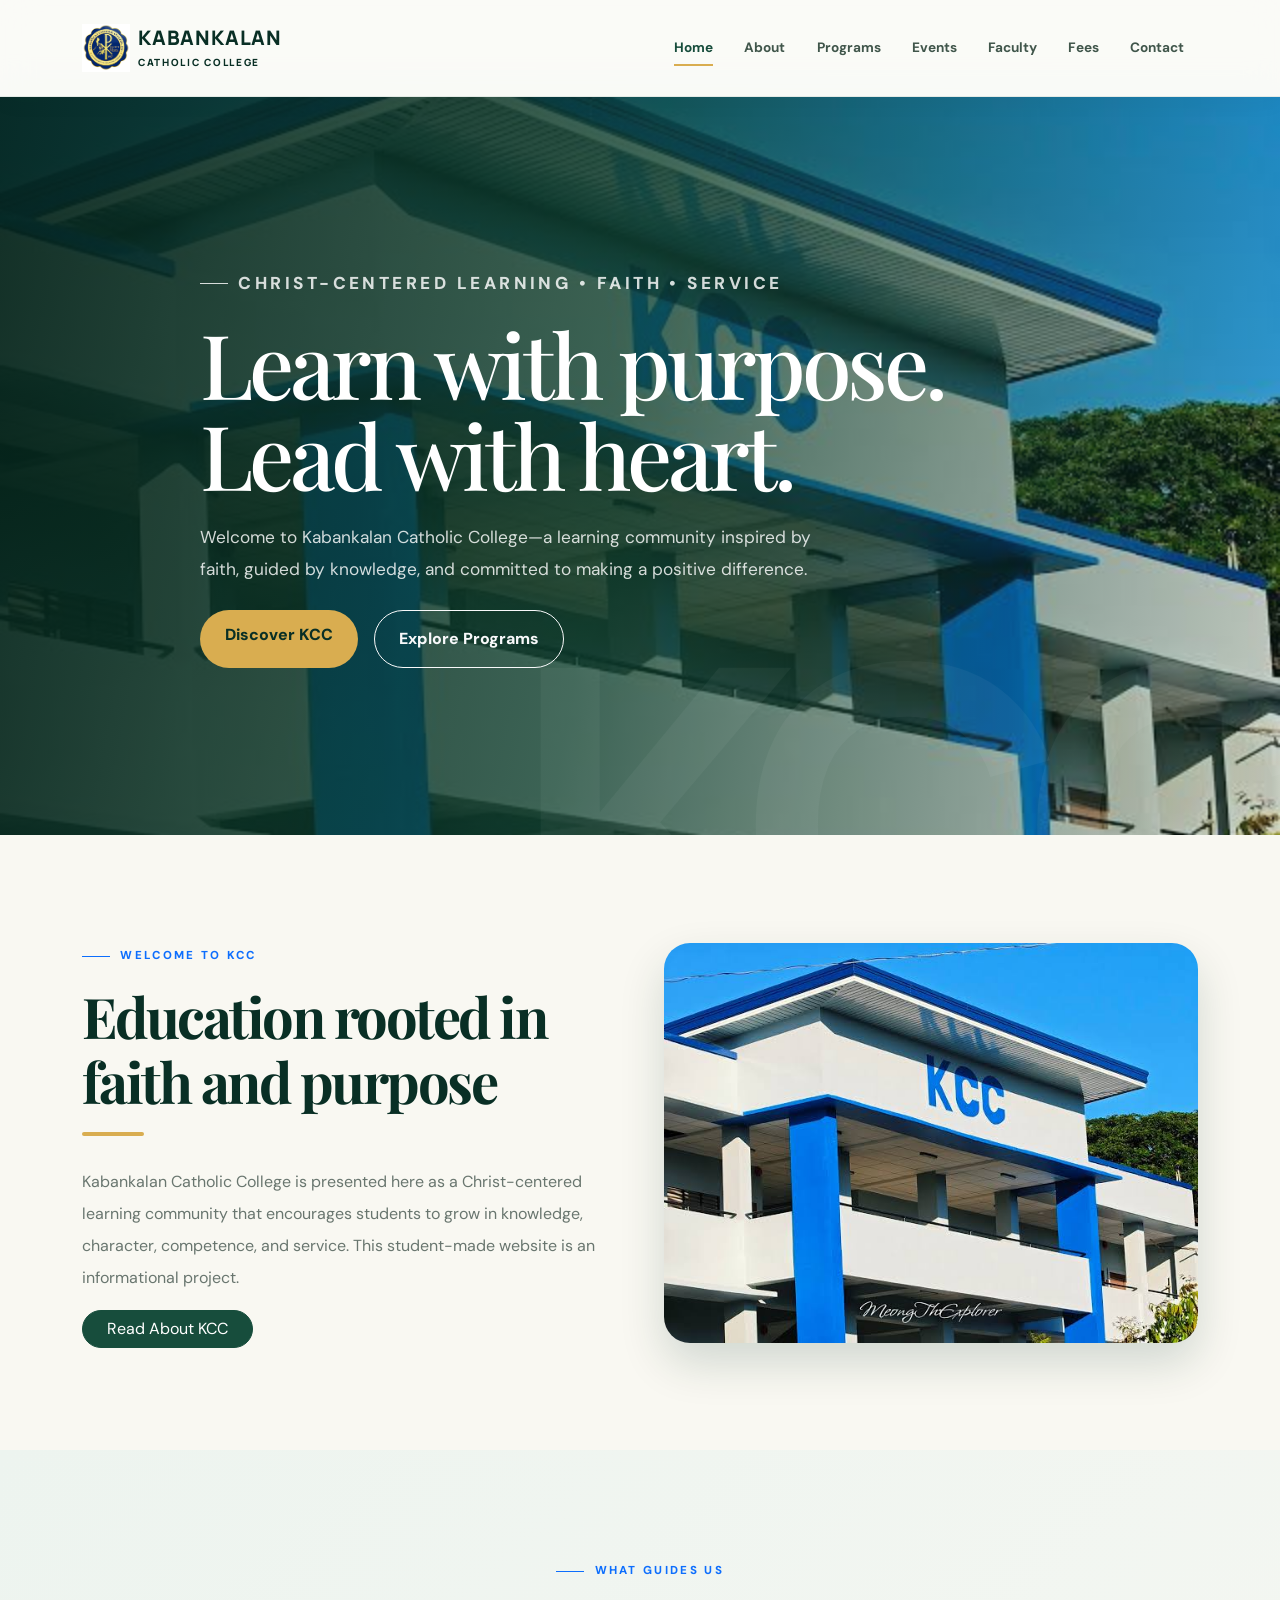
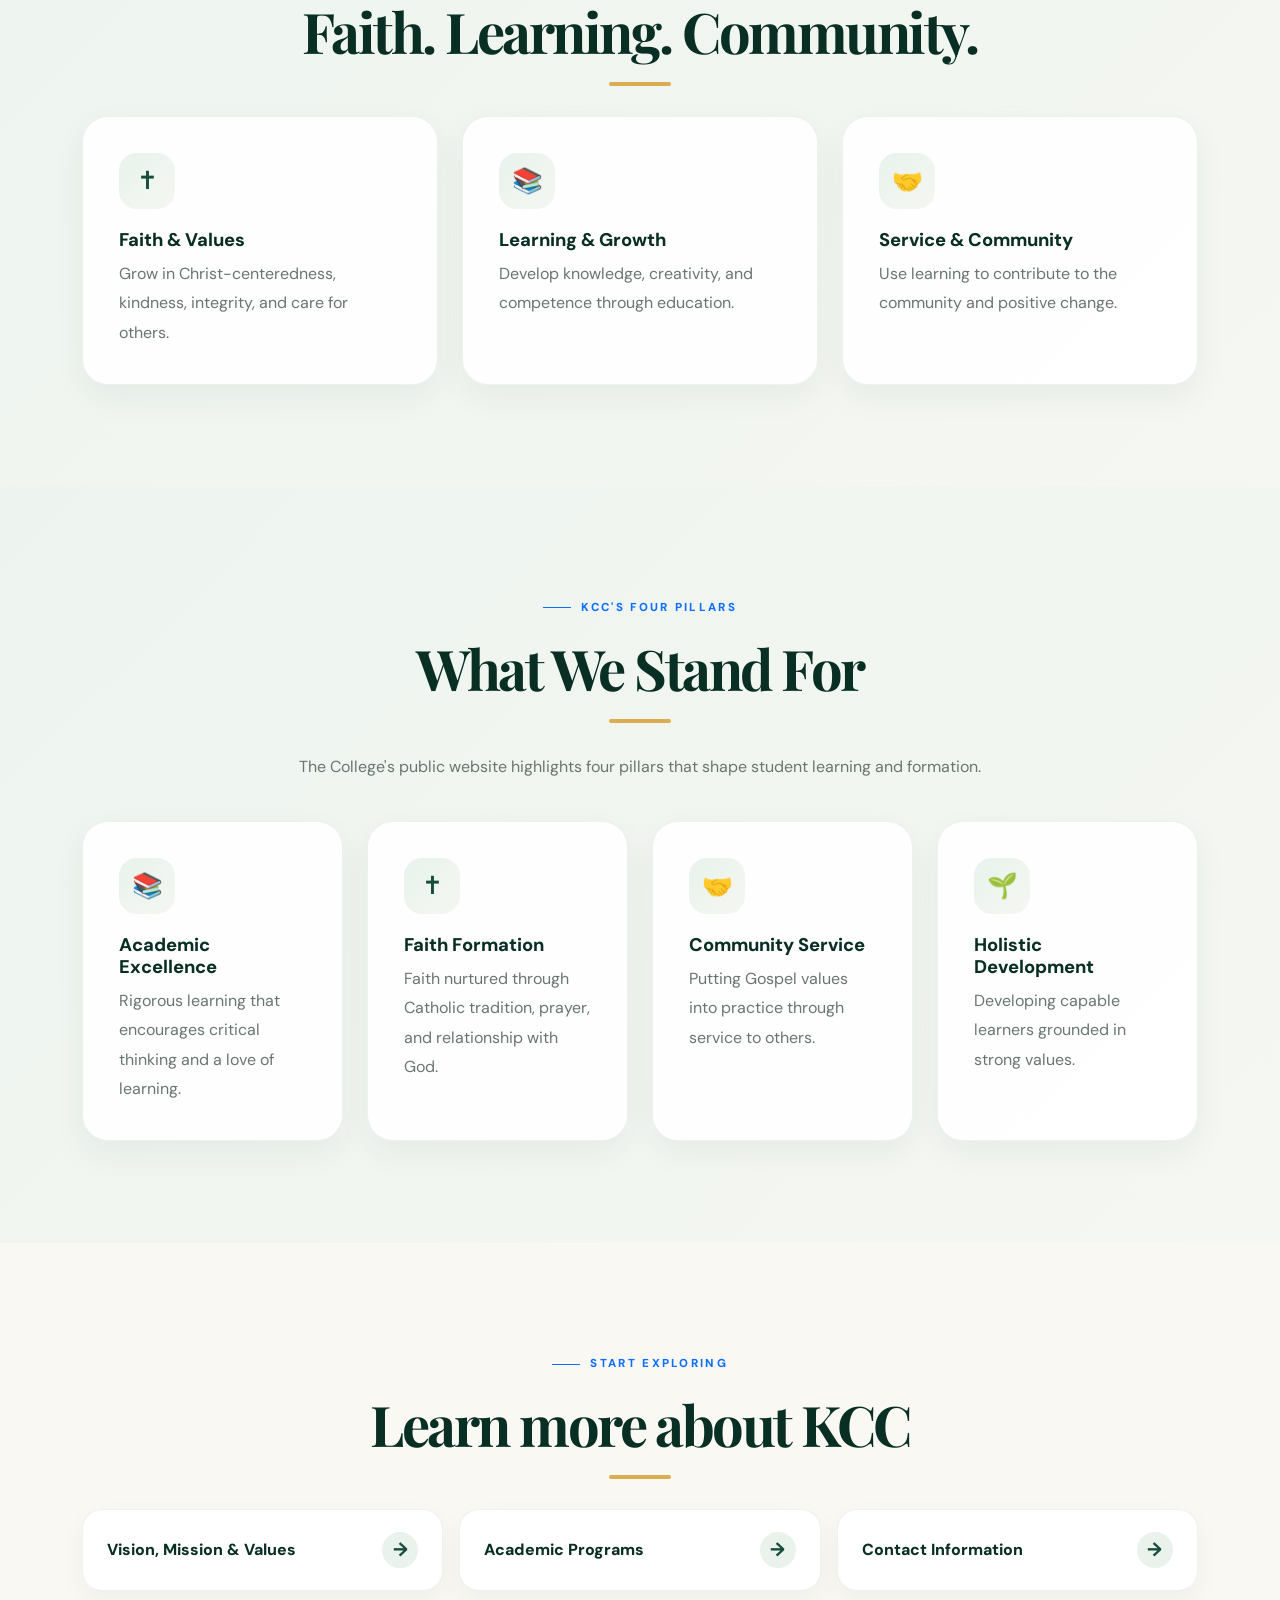
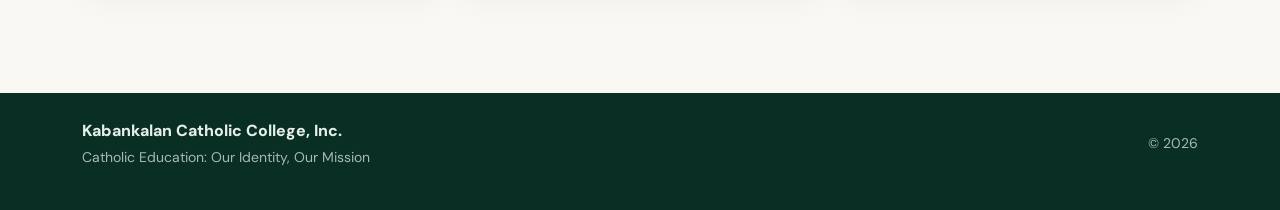
<file: index.html>
<!DOCTYPE html>
<html lang="en">
 <head>
  <meta charset="utf-8"/>
  <meta content="width=device-width, initial-scale=1" name="viewport"/>
  <title>
   Index | Kabankalan Catholic College
  </title>
  <meta content="Student website project introducing Kabankalan Catholic College." name="description"/>
  <link href="https://fonts.googleapis.com" rel="preconnect"/>
  <link crossorigin="" href="https://fonts.gstatic.com" rel="preconnect"/>
  <link href="https://fonts.googleapis.com/css2?family=Montserrat:wght@400;500;600;700;800&amp;display=swap" rel="stylesheet"/>
  <link href="https://cdn.jsdelivr.net/npm/bootstrap@5.3.3/dist/css/bootstrap.min.css" rel="stylesheet"/>
  <link href="assets/css/style.css" rel="stylesheet"/>
 </head>
 <body class="d-flex flex-column min-vh-100">
  <nav class="navbar navbar-expand-lg sticky-top">
   <div class="container py-2">
    <a aria-label="Kabankalan Catholic College home" class="navbar-brand d-flex align-items-center gap-2" href="index.html">
     <img alt="KCC blue logo" class="brand-logo" src="assets/img/kcc-logo.png"/>
     <span class="brand-name">
      KABANKALAN
      <br/>
      <small>
       CATHOLIC COLLEGE
      </small>
     </span>
    </a>
    <button aria-controls="mainNav" aria-expanded="false" aria-label="Toggle navigation" class="navbar-toggler" data-bs-target="#mainNav" data-bs-toggle="collapse" type="button">
     <span class="navbar-toggler-icon">
     </span>
    </button>
    <div class="collapse navbar-collapse" id="mainNav">
     <ul class="navbar-nav ms-auto align-items-lg-center gap-lg-1">
      <li class="nav-item">
       <a class="nav-link" href="index.html">
        Home
       </a>
      </li>
      <li class="nav-item">
       <a class="nav-link" href="about.html">
        About
       </a>
      </li>
      <li class="nav-item">
       <a class="nav-link" href="courses.html">
        Programs
       </a>
      </li>
      <li class="nav-item">
       <a class="nav-link" href="events.html">
        Events
       </a>
      </li>
      <li class="nav-item">
       <a class="nav-link" href="trainers.html">
        Faculty
       </a>
      </li>
      <li class="nav-item">
       <a class="nav-link" href="pricing.html">
        Fees
       </a>
      </li>
      <li class="nav-item">
       <a class="nav-link" href="contact.html">
        Contact
       </a>
      </li>
     </ul>
    </div>
   </div>
  </nav>
  <main>
   <section class="hero">
    <div class="container hero-content">
     <p class="eyebrow">
      Christ-centered learning &bull; Faith &bull; Service
     </p>
     <h1>
      Learn with purpose.
      <br/>
      Lead with heart.
     </h1>
     <p>
      Welcome to Kabankalan Catholic College&mdash;a learning community inspired by faith, guided by knowledge, and committed to making a positive difference.
     </p>
     <div class="d-flex flex-wrap gap-3 mt-4">
      <a class="btn btn-gold" href="about.html">
       Discover KCC
      </a>
      <a class="btn btn-outline-light rounded-pill px-4 py-3" href="courses.html">
       Explore Programs
      </a>
     </div>
    </div>
   </section>
   <section class="section">
    <div class="container">
     <div class="row align-items-center g-5">
      <div class="col-lg-6">
       <p class="eyebrow text-primary">
        Welcome to KCC
       </p>
       <h2 class="section-title">
        Education rooted in faith and purpose
       </h2>
       <div class="line ms-0">
       </div>
       <p class="text-secondary lh-lg">
        Kabankalan Catholic College is presented here as a Christ-centered learning community that encourages students to grow in knowledge, character, competence, and service. This student-made website is an informational project.
       </p>
       <a class="btn btn-primary rounded-pill px-4" href="about.html">
        Read About KCC
       </a>
      </div>
      <div class="col-lg-6">
       <img alt="Kabankalan Catholic College campus building" class="photo" src="assets/img/kcc-building.jpg"/>
      </div>
     </div>
    </div>
   </section>
   <section class="section soft">
    <div class="container">
     <div class="text-center">
      <p class="eyebrow text-primary">
       What guides us
      </p>
      <h2 class="section-title">
       Faith. Learning. Community.
      </h2>
      <div class="line">
      </div>
     </div>
     <div class="row g-4">
      <div class="col-md-4">
       <div class="cardx">
        <div class="icon">
         ✝
        </div>
        <h3>
         Faith &amp; Values
        </h3>
        <p class="text-secondary mb-0">
         Grow in Christ-centeredness, kindness, integrity, and care for others.
        </p>
       </div>
      </div>
      <div class="col-md-4">
       <div class="cardx">
        <div class="icon">
         📚
        </div>
        <h3>
         Learning &amp; Growth
        </h3>
        <p class="text-secondary mb-0">
         Develop knowledge, creativity, and competence through education.
        </p>
       </div>
      </div>
      <div class="col-md-4">
       <div class="cardx">
        <div class="icon">
         🤝
        </div>
        <h3>
         Service &amp; Community
        </h3>
        <p class="text-secondary mb-0">
         Use learning to contribute to the community and positive change.
        </p>
       </div>
      </div>
     </div>
    </div>
   </section>
   <section class="section soft">
    <div class="container">
     <div class="text-center">
      <p class="eyebrow text-primary">
       KCC's four pillars
      </p>
      <h2 class="section-title">
       What We Stand For
      </h2>
      <div class="line">
      </div>
      <p class="text-secondary mx-auto" style="max-width:760px">
       The College's public website highlights four pillars that shape student learning and formation.
      </p>
     </div>
     <div class="row g-4 mt-2">
      <div class="col-md-6 col-lg-3">
       <div class="cardx">
        <div class="icon">
         📚
        </div>
        <h3>
         Academic Excellence
        </h3>
        <p class="text-secondary mb-0">
         Rigorous learning that encourages critical thinking and a love of learning.
        </p>
       </div>
      </div>
      <div class="col-md-6 col-lg-3">
       <div class="cardx">
        <div class="icon">
         ✝
        </div>
        <h3>
         Faith Formation
        </h3>
        <p class="text-secondary mb-0">
         Faith nurtured through Catholic tradition, prayer, and relationship with God.
        </p>
       </div>
      </div>
      <div class="col-md-6 col-lg-3">
       <div class="cardx">
        <div class="icon">
         🤝
        </div>
        <h3>
         Community Service
        </h3>
        <p class="text-secondary mb-0">
         Putting Gospel values into practice through service to others.
        </p>
       </div>
      </div>
      <div class="col-md-6 col-lg-3">
       <div class="cardx">
        <div class="icon">
         🌱
        </div>
        <h3>
         Holistic Development
        </h3>
        <p class="text-secondary mb-0">
         Developing capable learners grounded in strong values.
        </p>
       </div>
      </div>
     </div>
    </div>
   </section>
   <section class="section">
    <div class="container text-center">
     <p class="eyebrow text-primary">
      Start exploring
     </p>
     <h2 class="section-title">
      Learn more about KCC
     </h2>
     <div class="line">
     </div>
     <div class="row g-3">
      <div class="col-md-4">
       <a class="feature-link" href="about.html">
        Vision, Mission &amp; Values
        <span>
         &rarr;
        </span>
       </a>
      </div>
      <div class="col-md-4">
       <a class="feature-link" href="courses.html">
        Academic Programs
        <span>
         &rarr;
        </span>
       </a>
      </div>
      <div class="col-md-4">
       <a class="feature-link" href="contact.html">
        Contact Information
        <span>
         &rarr;
        </span>
       </a>
      </div>
     </div>
    </div>
   </section>
  </main>
  <footer class="site-footer mt-auto">
   <div class="container py-4 d-md-flex justify-content-between align-items-center">
    <div>
     <strong>
      Kabankalan Catholic College, Inc.
     </strong>
     <div class="small">
      Catholic Education: Our Identity, Our Mission
     </div>
    </div>
    <div class="small mt-3 mt-md-0">
     &copy;
     <span data-year="">
     </span>
     
    </div>
   </div>
   <div class="container small text-center pb-3 opacity-75">
    
   </div>
  </footer>
  <script src="https://cdn.jsdelivr.net/npm/bootstrap@5.3.3/dist/js/bootstrap.bundle.min.js">
  </script>
  <script src="assets/js/main.js">
  </script>
 </body>
</html>
</file>
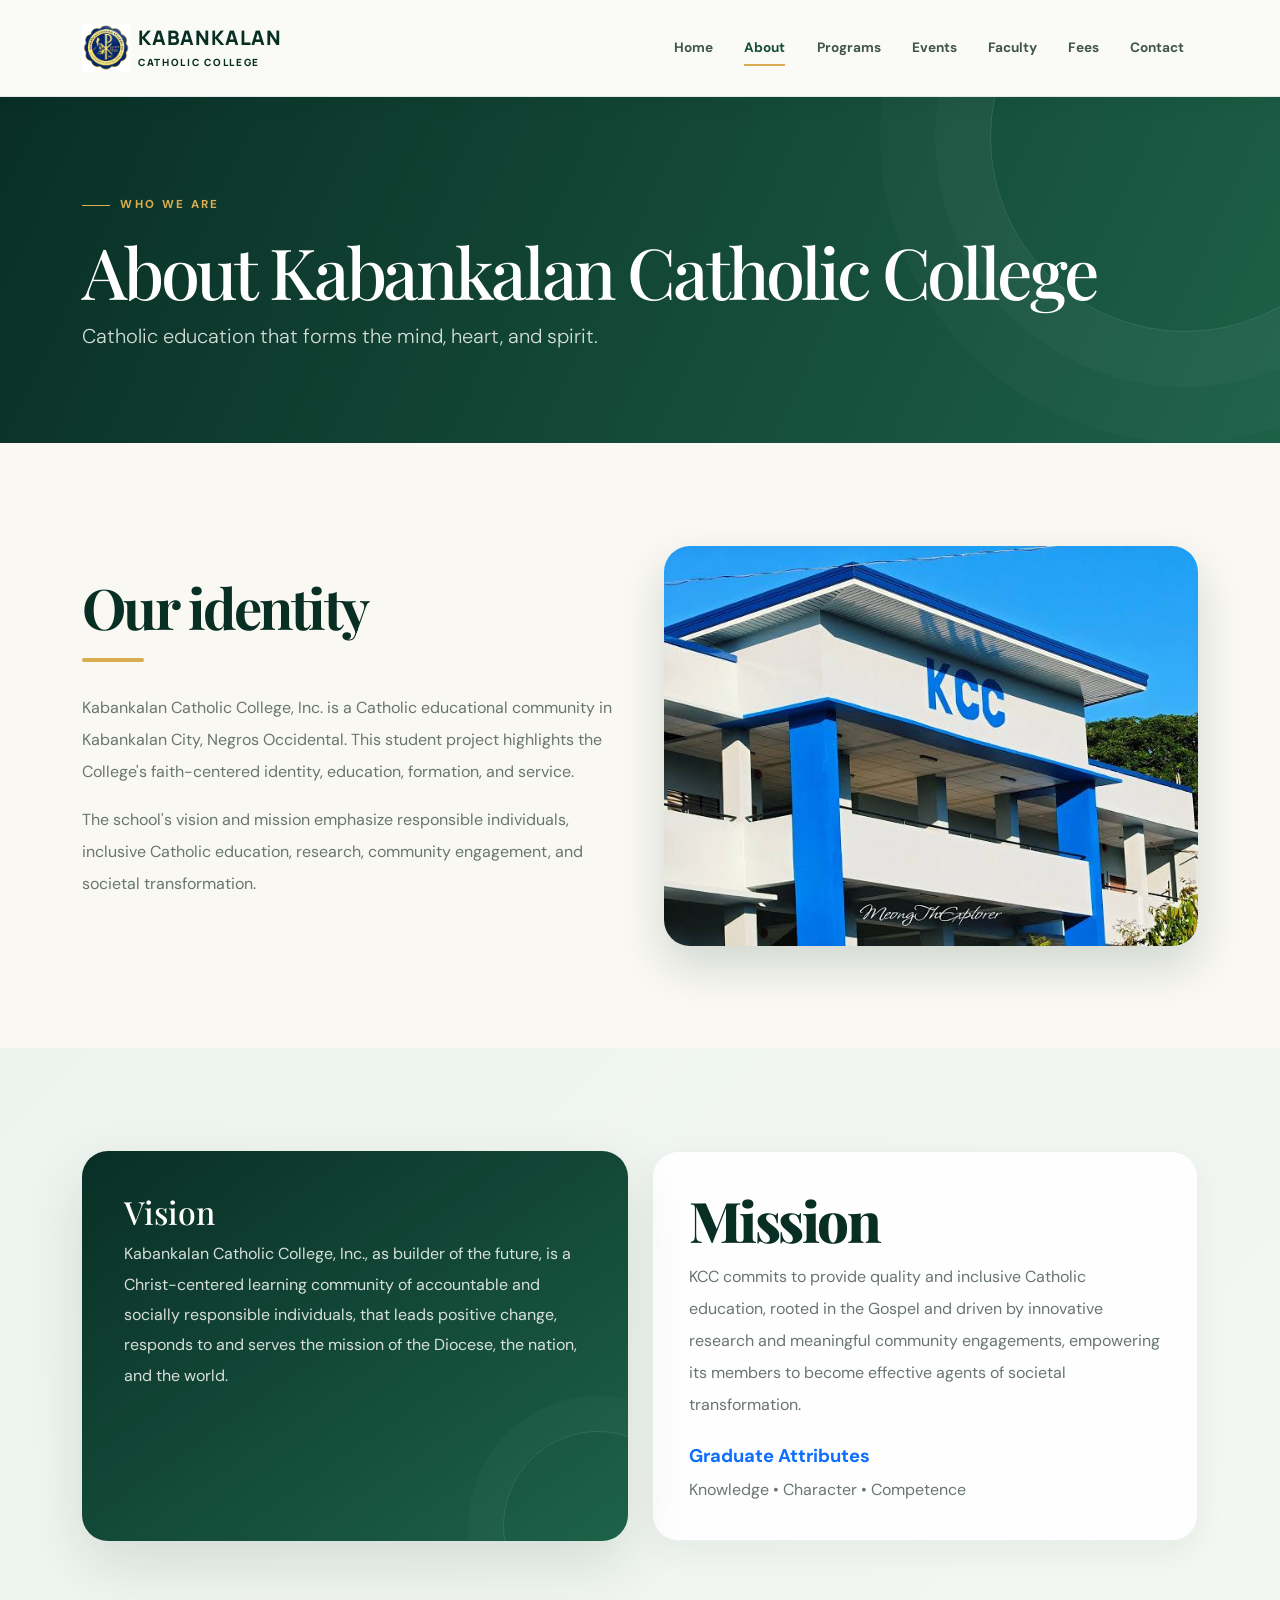
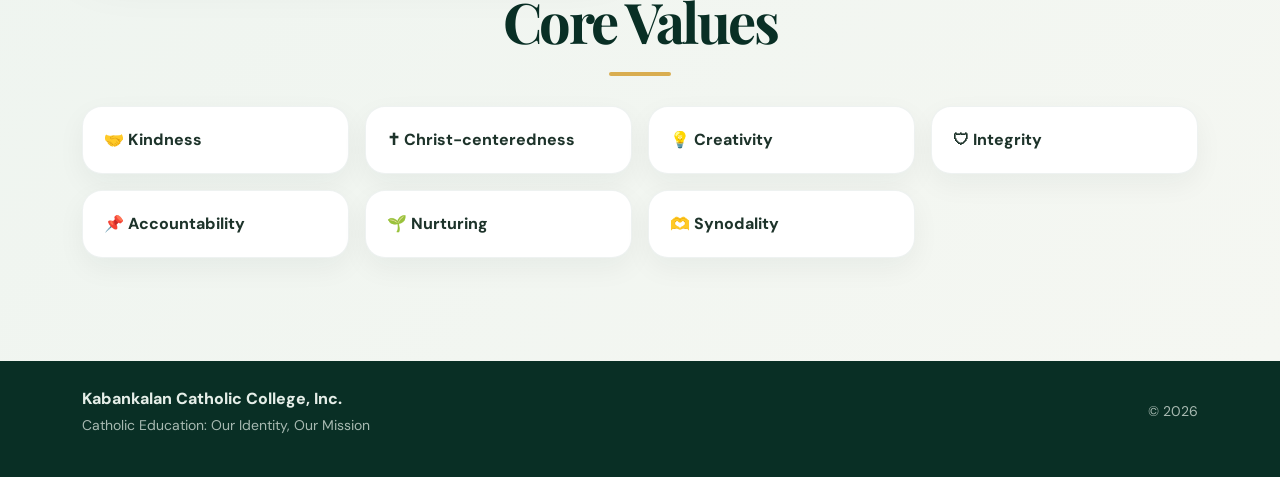
<file: about.html>
<!DOCTYPE html>
<html lang="en">
 <head>
  <meta charset="utf-8"/>
  <meta content="width=device-width, initial-scale=1" name="viewport"/>
  <title>
   About | Kabankalan Catholic College
  </title>
  <meta content="Student website project introducing Kabankalan Catholic College." name="description"/>
  <link href="https://fonts.googleapis.com" rel="preconnect"/>
  <link crossorigin="" href="https://fonts.gstatic.com" rel="preconnect"/>
  <link href="https://fonts.googleapis.com/css2?family=Montserrat:wght@400;500;600;700;800&amp;display=swap" rel="stylesheet"/>
  <link href="https://cdn.jsdelivr.net/npm/bootstrap@5.3.3/dist/css/bootstrap.min.css" rel="stylesheet"/>
  <link href="assets/css/style.css" rel="stylesheet"/>
 </head>
 <body class="d-flex flex-column min-vh-100">
  <nav class="navbar navbar-expand-lg sticky-top">
   <div class="container py-2">
    <a aria-label="Kabankalan Catholic College home" class="navbar-brand d-flex align-items-center gap-2" href="index.html">
     <img alt="KCC blue logo" class="brand-logo" src="assets/img/kcc-logo.png"/>
     <span class="brand-name">
      KABANKALAN
      <br/>
      <small>
       CATHOLIC COLLEGE
      </small>
     </span>
    </a>
    <button aria-controls="mainNav" aria-expanded="false" aria-label="Toggle navigation" class="navbar-toggler" data-bs-target="#mainNav" data-bs-toggle="collapse" type="button">
     <span class="navbar-toggler-icon">
     </span>
    </button>
    <div class="collapse navbar-collapse" id="mainNav">
     <ul class="navbar-nav ms-auto align-items-lg-center gap-lg-1">
      <li class="nav-item">
       <a class="nav-link" href="index.html">
        Home
       </a>
      </li>
      <li class="nav-item">
       <a class="nav-link" href="about.html">
        About
       </a>
      </li>
      <li class="nav-item">
       <a class="nav-link" href="courses.html">
        Programs
       </a>
      </li>
      <li class="nav-item">
       <a class="nav-link" href="events.html">
        Events
       </a>
      </li>
      <li class="nav-item">
       <a class="nav-link" href="trainers.html">
        Faculty
       </a>
      </li>
      <li class="nav-item">
       <a class="nav-link" href="pricing.html">
        Fees
       </a>
      </li>
      <li class="nav-item">
       <a class="nav-link" href="contact.html">
        Contact
       </a>
      </li>
     </ul>
    </div>
   </div>
  </nav>
  <main>
   <header class="pagehero">
    <div class="container">
     <p class="eyebrow">
      Who we are
     </p>
     <h1>
      About Kabankalan Catholic College
     </h1>
     <p class="lead mb-0">
      Catholic education that forms the mind, heart, and spirit.
     </p>
    </div>
   </header>
   <section class="section">
    <div class="container">
     <div class="row align-items-center g-5">
      <div class="col-lg-6">
       <h2 class="section-title">
        Our identity
       </h2>
       <div class="line ms-0">
       </div>
       <p class="text-secondary lh-lg">
        Kabankalan Catholic College, Inc. is a Catholic educational community in Kabankalan City, Negros Occidental. This student project highlights the College's faith-centered identity, education, formation, and service.
       </p>
       <p class="text-secondary lh-lg">
        The school's vision and mission emphasize responsible individuals, inclusive Catholic education, research, community engagement, and societal transformation.
       </p>
      </div>
      <div class="col-lg-6">
       <img alt="KCC campus building" class="photo" src="assets/img/kcc-building.jpg"/>
      </div>
     </div>
    </div>
   </section>
   <section class="section soft">
    <div class="container">
     <div class="row g-4">
      <div class="col-lg-6">
       <div class="quote h-100">
        <h2>
         Vision
        </h2>
        <p>
         Kabankalan Catholic College, Inc., as builder of the future, is a Christ-centered learning community of accountable and socially responsible individuals, that leads positive change, responds to and serves the mission of the Diocese, the nation, and the world.
        </p>
       </div>
      </div>
      <div class="col-lg-6">
       <div class="cardx h-100">
        <h2 class="section-title">
         Mission
        </h2>
        <p class="text-secondary lh-lg">
         KCC commits to provide quality and inclusive Catholic education, rooted in the Gospel and driven by innovative research and meaningful community engagements, empowering its members to become effective agents of societal transformation.
        </p>
        <h3 class="mt-4 fw-bold text-primary">
         Graduate Attributes
        </h3>
        <p class="text-secondary mb-0">
         Knowledge &bull; Character &bull; Competence
        </p>
       </div>
      </div>
     </div>
     <h2 class="section-title text-center mt-5">
      Core Values
     </h2>
     <div class="line">
     </div>
     <div class="row g-3">
      <div class="col-sm-6 col-lg-3">
       <div class="value-pill">
        🤝 Kindness
       </div>
      </div>
      <div class="col-sm-6 col-lg-3">
       <div class="value-pill">
        ✝ Christ-centeredness
       </div>
      </div>
      <div class="col-sm-6 col-lg-3">
       <div class="value-pill">
        💡 Creativity
       </div>
      </div>
      <div class="col-sm-6 col-lg-3">
       <div class="value-pill">
        🛡 Integrity
       </div>
      </div>
      <div class="col-sm-6 col-lg-3">
       <div class="value-pill">
        📌 Accountability
       </div>
      </div>
      <div class="col-sm-6 col-lg-3">
       <div class="value-pill">
        🌱 Nurturing
       </div>
      </div>
      <div class="col-sm-6 col-lg-3">
       <div class="value-pill">
        🫶 Synodality
       </div>
      </div>
     </div>
    </div>
   </section>
  </main>
  <footer class="site-footer mt-auto">
   <div class="container py-4 d-md-flex justify-content-between align-items-center">
    <div>
     <strong>
      Kabankalan Catholic College, Inc.
     </strong>
     <div class="small">
      Catholic Education: Our Identity, Our Mission
     </div>
    </div>
    <div class="small mt-3 mt-md-0">
     &copy;
     <span data-year="">
     </span>
     
    </div>
   </div>
   <div class="container small text-center pb-3 opacity-75">
    
   </div>
  </footer>
  <script src="https://cdn.jsdelivr.net/npm/bootstrap@5.3.3/dist/js/bootstrap.bundle.min.js">
  </script>
  <script src="assets/js/main.js">
  </script>
 </body>
</html>
</file>
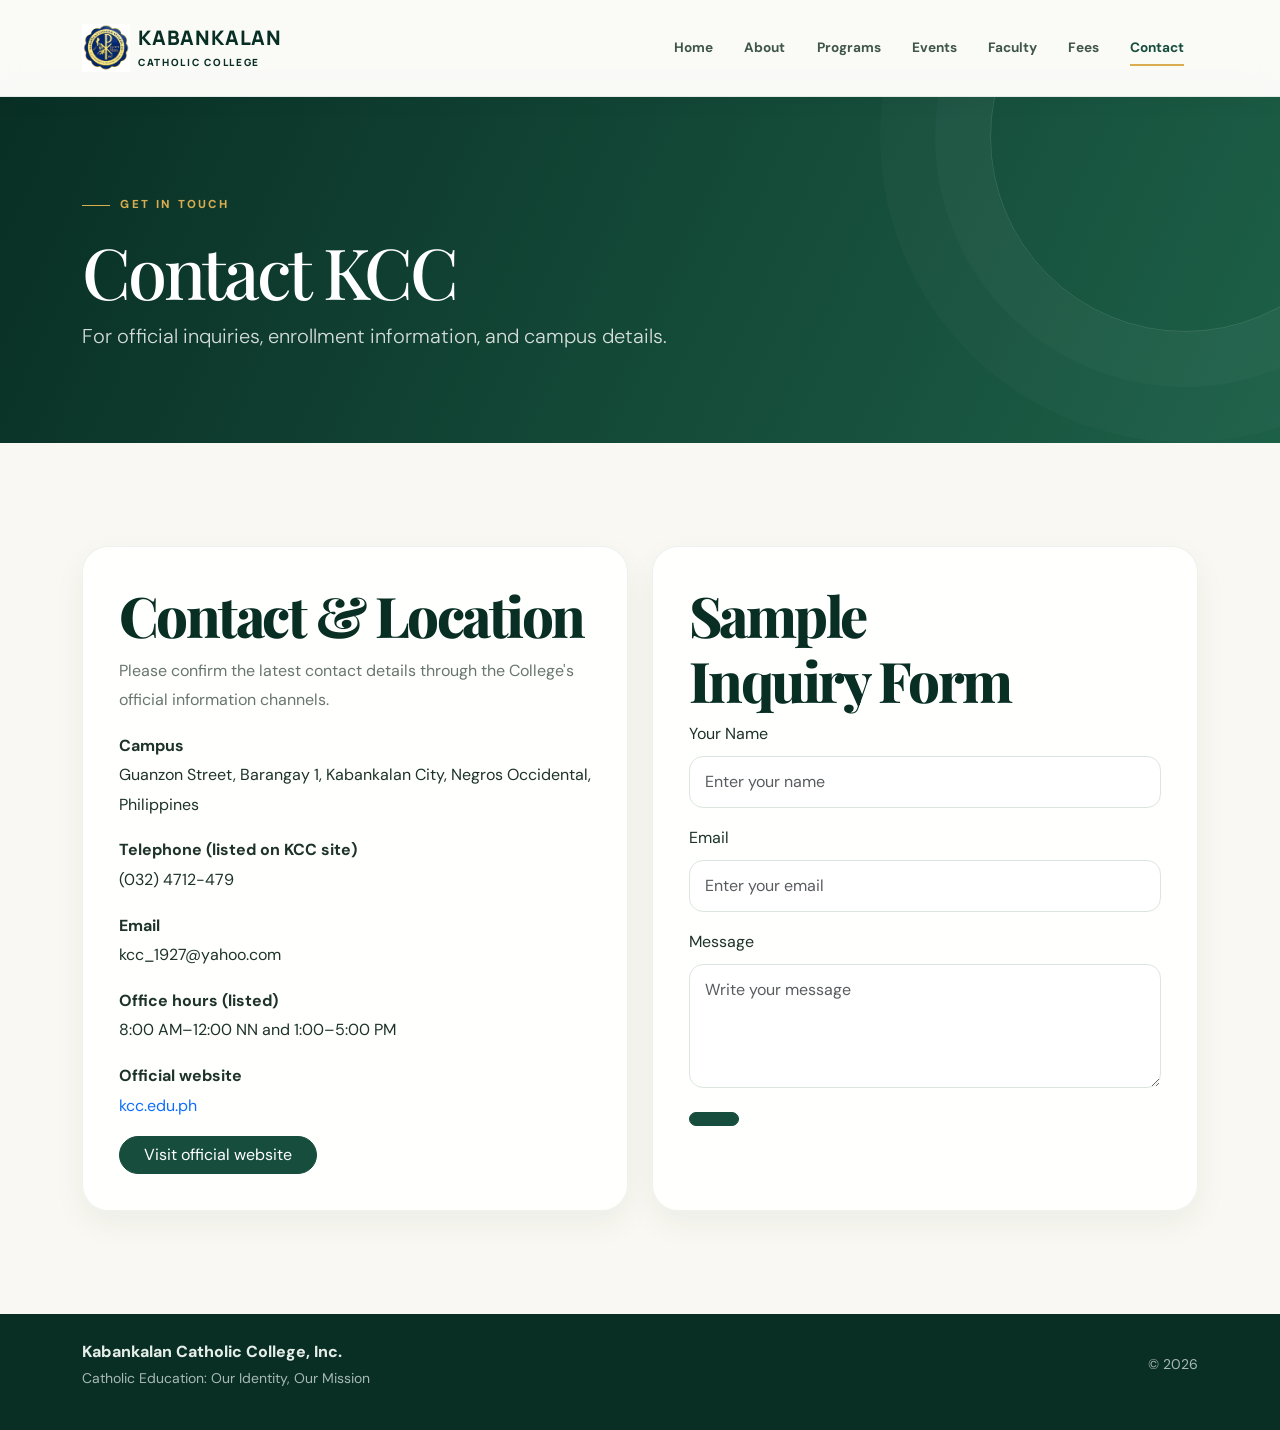
<file: contact.html>
<!DOCTYPE html>
<html lang="en">
 <head>
  <meta charset="utf-8"/>
  <meta content="width=device-width, initial-scale=1" name="viewport"/>
  <title>
   Contact | Kabankalan Catholic College
  </title>
  <meta content="Student website project introducing Kabankalan Catholic College." name="description"/>
  <link href="https://fonts.googleapis.com" rel="preconnect"/>
  <link crossorigin="" href="https://fonts.gstatic.com" rel="preconnect"/>
  <link href="https://fonts.googleapis.com/css2?family=Montserrat:wght@400;500;600;700;800&amp;display=swap" rel="stylesheet"/>
  <link href="https://cdn.jsdelivr.net/npm/bootstrap@5.3.3/dist/css/bootstrap.min.css" rel="stylesheet"/>
  <link href="assets/css/style.css" rel="stylesheet"/>
 </head>
 <body class="d-flex flex-column min-vh-100">
  <nav class="navbar navbar-expand-lg sticky-top">
   <div class="container py-2">
    <a aria-label="Kabankalan Catholic College home" class="navbar-brand d-flex align-items-center gap-2" href="index.html">
     <img alt="KCC blue logo" class="brand-logo" src="assets/img/kcc-logo.png"/>
     <span class="brand-name">
      KABANKALAN
      <br/>
      <small>
       CATHOLIC COLLEGE
      </small>
     </span>
    </a>
    <button aria-controls="mainNav" aria-expanded="false" aria-label="Toggle navigation" class="navbar-toggler" data-bs-target="#mainNav" data-bs-toggle="collapse" type="button">
     <span class="navbar-toggler-icon">
     </span>
    </button>
    <div class="collapse navbar-collapse" id="mainNav">
     <ul class="navbar-nav ms-auto align-items-lg-center gap-lg-1">
      <li class="nav-item">
       <a class="nav-link" href="index.html">
        Home
       </a>
      </li>
      <li class="nav-item">
       <a class="nav-link" href="about.html">
        About
       </a>
      </li>
      <li class="nav-item">
       <a class="nav-link" href="courses.html">
        Programs
       </a>
      </li>
      <li class="nav-item">
       <a class="nav-link" href="events.html">
        Events
       </a>
      </li>
      <li class="nav-item">
       <a class="nav-link" href="trainers.html">
        Faculty
       </a>
      </li>
      <li class="nav-item">
       <a class="nav-link" href="pricing.html">
        Fees
       </a>
      </li>
      <li class="nav-item">
       <a class="nav-link" href="contact.html">
        Contact
       </a>
      </li>
     </ul>
    </div>
   </div>
  </nav>
  <main>
   <header class="pagehero">
    <div class="container">
     <p class="eyebrow">
      Get in touch
     </p>
     <h1>
      Contact KCC
     </h1>
     <p class="lead mb-0">
      For official inquiries, enrollment information, and campus details.
     </p>
    </div>
   </header>
   <section class="section">
    <div class="container">
     <div class="row g-4">
      <div class="col-lg-6">
       <div class="cardx">
        <h2 class="section-title">
         Contact &amp; Location
        </h2>
        <p class="text-secondary">
         Please confirm the latest contact details through the College's official information channels.
        </p>
        <p>
         <strong>
          Campus
         </strong>
         <br/>
         Guanzon Street, Barangay 1, Kabankalan City, Negros Occidental, Philippines
        </p>
        <p>
         <strong>
          Telephone (listed on KCC site)
         </strong>
         <br/>
         (032) 4712-479
        </p>
        <p>
         <strong>
          Email
         </strong>
         <br/>
         kcc_1927@yahoo.com
        </p>
        <p>
         <strong>
          Office hours (listed)
         </strong>
         <br/>
         8:00 AM&ndash;12:00 NN and 1:00&ndash;5:00 PM
        </p>
        <p>
         <strong>
          Official website
         </strong>
         <br/>
         <a href="https://kcc.edu.ph/" rel="noopener" target="_blank">
          kcc.edu.ph
         </a>
        </p>
        <a class="btn btn-primary rounded-pill px-4" href="https://kcc.edu.ph/" rel="noopener" target="_blank">
         Visit official website
        </a>
       </div>
      </div>
      <div class="col-lg-6">
       <div class="cardx">
        <h2 class="section-title">
         Sample Inquiry Form
        </h2>
        <form id="demoContactForm">
         <label class="form-label" for="name">
          Your Name
         </label>
         <input class="form-control mb-3" id="name" name="name" placeholder="Enter your name" required=""/>
         <label class="form-label" for="email">
          Email
         </label>
         <input class="form-control mb-3" id="email" name="email" placeholder="Enter your email" required="" type="email"/>
         <label class="form-label" for="message">
          Message
         </label>
         <textarea class="form-control mb-3" id="message" name="message" placeholder="Write your message" required="" rows="4"></textarea>
         <button class="btn btn-primary rounded-pill px-4" type="submit">
          
         </button>
        </form>
        <small class="text-muted d-block mt-2">
        
        </small>
       </div>
      </div>
     </div>
    </div>
   </section>
  </main>
  <footer class="site-footer mt-auto">
   <div class="container py-4 d-md-flex justify-content-between align-items-center">
    <div>
     <strong>
      Kabankalan Catholic College, Inc.
     </strong>
     <div class="small">
      Catholic Education: Our Identity, Our Mission
     </div>
    </div>
    <div class="small mt-3 mt-md-0">
     &copy;
     <span data-year="">
     </span>
     
    </div>
   </div>
   <div class="container small text-center pb-3 opacity-75">
    
   </div>
  </footer>
  <script src="https://cdn.jsdelivr.net/npm/bootstrap@5.3.3/dist/js/bootstrap.bundle.min.js">
  </script>
  <script src="assets/js/main.js">
  </script>
 </body>
</html>
</file>
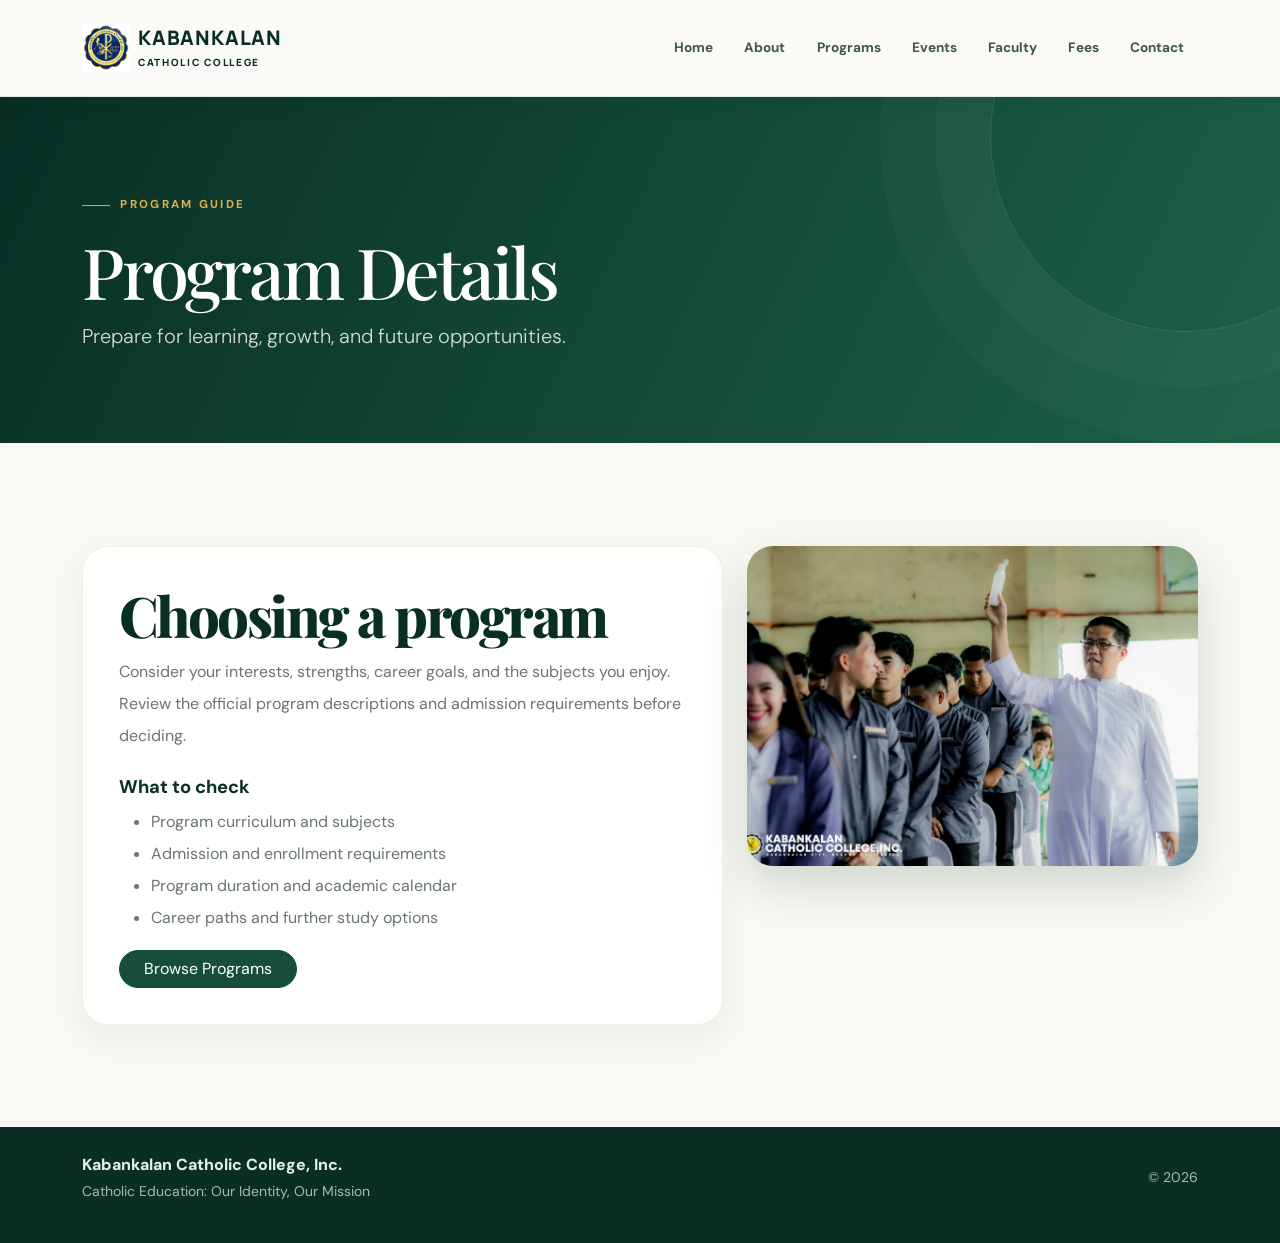
<file: course-details.html>
<!DOCTYPE html>
<html lang="en">
 <head>
  <meta charset="utf-8"/>
  <meta content="width=device-width, initial-scale=1" name="viewport"/>
  <title>
   Course Details | Kabankalan Catholic College
  </title>
  <meta content="Student website project introducing Kabankalan Catholic College." name="description"/>
  <link href="https://fonts.googleapis.com" rel="preconnect"/>
  <link crossorigin="" href="https://fonts.gstatic.com" rel="preconnect"/>
  <link href="https://fonts.googleapis.com/css2?family=Montserrat:wght@400;500;600;700;800&amp;display=swap" rel="stylesheet"/>
  <link href="https://cdn.jsdelivr.net/npm/bootstrap@5.3.3/dist/css/bootstrap.min.css" rel="stylesheet"/>
  <link href="assets/css/style.css" rel="stylesheet"/>
 </head>
 <body class="d-flex flex-column min-vh-100">
  <nav class="navbar navbar-expand-lg sticky-top">
   <div class="container py-2">
    <a aria-label="Kabankalan Catholic College home" class="navbar-brand d-flex align-items-center gap-2" href="index.html">
     <img alt="KCC blue logo" class="brand-logo" src="assets/img/kcc-logo.png"/>
     <span class="brand-name">
      KABANKALAN
      <br/>
      <small>
       CATHOLIC COLLEGE
      </small>
     </span>
    </a>
    <button aria-controls="mainNav" aria-expanded="false" aria-label="Toggle navigation" class="navbar-toggler" data-bs-target="#mainNav" data-bs-toggle="collapse" type="button">
     <span class="navbar-toggler-icon">
     </span>
    </button>
    <div class="collapse navbar-collapse" id="mainNav">
     <ul class="navbar-nav ms-auto align-items-lg-center gap-lg-1">
      <li class="nav-item">
       <a class="nav-link" href="index.html">
        Home
       </a>
      </li>
      <li class="nav-item">
       <a class="nav-link" href="about.html">
        About
       </a>
      </li>
      <li class="nav-item">
       <a class="nav-link" href="courses.html">
        Programs
       </a>
      </li>
      <li class="nav-item">
       <a class="nav-link" href="events.html">
        Events
       </a>
      </li>
      <li class="nav-item">
       <a class="nav-link" href="trainers.html">
        Faculty
       </a>
      </li>
      <li class="nav-item">
       <a class="nav-link" href="pricing.html">
        Fees
       </a>
      </li>
      <li class="nav-item">
       <a class="nav-link" href="contact.html">
        Contact
       </a>
      </li>
     </ul>
    </div>
   </div>
  </nav>
  <main>
   <header class="pagehero">
    <div class="container">
     <p class="eyebrow">
      Program guide
     </p>
     <h1>
      Program Details
     </h1>
     <p class="lead mb-0">
      Prepare for learning, growth, and future opportunities.
     </p>
    </div>
   </header>
   <section class="section">
    <div class="container">
     <div class="row g-4">
      <div class="col-lg-7">
       <div class="cardx">
        <h2 class="section-title">
         Choosing a program
        </h2>
        <p class="text-secondary lh-lg">
         Consider your interests, strengths, career goals, and the subjects you enjoy. Review the official program descriptions and admission requirements before deciding.
        </p>
        <h3 class="h5 fw-bold mt-4">
         What to check
        </h3>
        <ul class="text-secondary lh-lg">
         <li>
          Program curriculum and subjects
         </li>
         <li>
          Admission and enrollment requirements
         </li>
         <li>
          Program duration and academic calendar
         </li>
         <li>
          Career paths and further study options
         </li>
        </ul>
        <a class="btn btn-primary rounded-pill px-4" href="courses.html">
         Browse Programs
        </a>
       </div>
      </div>
      <div class="col-lg-5">
       <img alt="KCC campus photograph" class="photo" src="assets/img/kcc-student.jpg"/>
      </div>
     </div>
    </div>
   </section>
  </main>
  <footer class="site-footer mt-auto">
   <div class="container py-4 d-md-flex justify-content-between align-items-center">
    <div>
     <strong>
      Kabankalan Catholic College, Inc.
     </strong>
     <div class="small">
      Catholic Education: Our Identity, Our Mission
     </div>
    </div>
    <div class="small mt-3 mt-md-0">
     &copy;
     <span data-year="">
     </span>
     
    </div>
   </div>
   <div class="container small text-center pb-3 opacity-75">
    
   </div>
  </footer>
  <script src="https://cdn.jsdelivr.net/npm/bootstrap@5.3.3/dist/js/bootstrap.bundle.min.js">
  </script>
  <script src="assets/js/main.js">
  </script>
 </body>
</html>
</file>
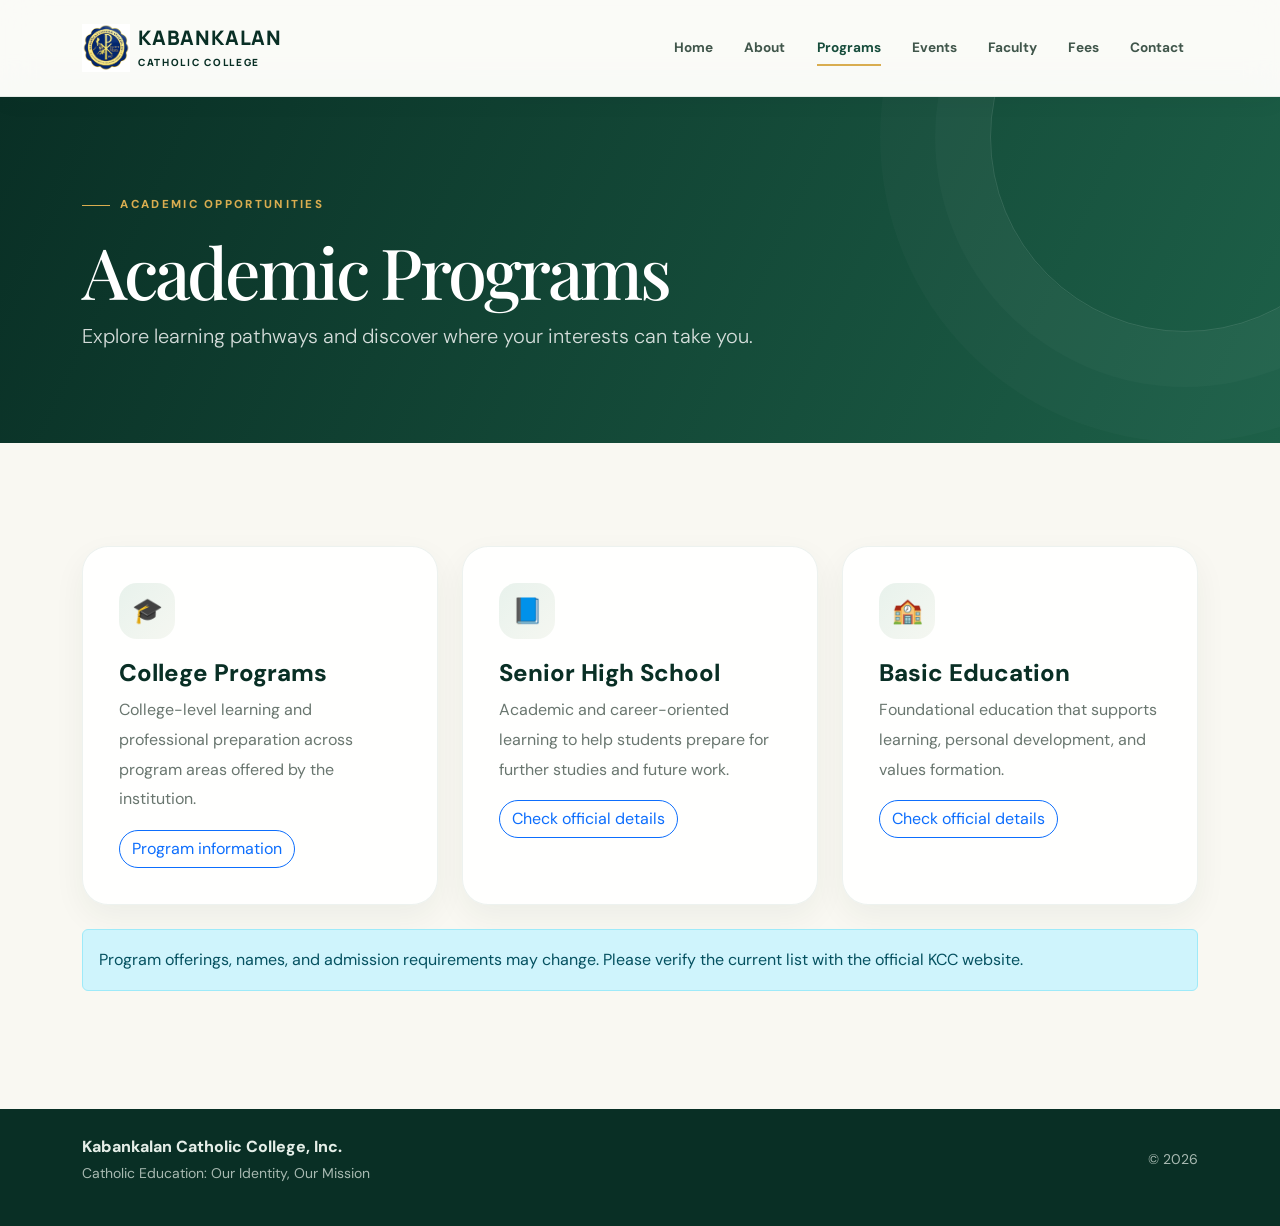
<file: courses.html>
<!DOCTYPE html>
<html lang="en">
 <head>
  <meta charset="utf-8"/>
  <meta content="width=device-width, initial-scale=1" name="viewport"/>
  <title>
   Courses | Kabankalan Catholic College
  </title>
  <meta content="Student website project introducing Kabankalan Catholic College." name="description"/>
  <link href="https://fonts.googleapis.com" rel="preconnect"/>
  <link crossorigin="" href="https://fonts.gstatic.com" rel="preconnect"/>
  <link href="https://fonts.googleapis.com/css2?family=Montserrat:wght@400;500;600;700;800&amp;display=swap" rel="stylesheet"/>
  <link href="https://cdn.jsdelivr.net/npm/bootstrap@5.3.3/dist/css/bootstrap.min.css" rel="stylesheet"/>
  <link href="assets/css/style.css" rel="stylesheet"/>
 </head>
 <body class="d-flex flex-column min-vh-100">
  <nav class="navbar navbar-expand-lg sticky-top">
   <div class="container py-2">
    <a aria-label="Kabankalan Catholic College home" class="navbar-brand d-flex align-items-center gap-2" href="index.html">
     <img alt="KCC blue logo" class="brand-logo" src="assets/img/kcc-logo.png"/>
     <span class="brand-name">
      KABANKALAN
      <br/>
      <small>
       CATHOLIC COLLEGE
      </small>
     </span>
    </a>
    <button aria-controls="mainNav" aria-expanded="false" aria-label="Toggle navigation" class="navbar-toggler" data-bs-target="#mainNav" data-bs-toggle="collapse" type="button">
     <span class="navbar-toggler-icon">
     </span>
    </button>
    <div class="collapse navbar-collapse" id="mainNav">
     <ul class="navbar-nav ms-auto align-items-lg-center gap-lg-1">
      <li class="nav-item">
       <a class="nav-link" href="index.html">
        Home
       </a>
      </li>
      <li class="nav-item">
       <a class="nav-link" href="about.html">
        About
       </a>
      </li>
      <li class="nav-item">
       <a class="nav-link" href="courses.html">
        Programs
       </a>
      </li>
      <li class="nav-item">
       <a class="nav-link" href="events.html">
        Events
       </a>
      </li>
      <li class="nav-item">
       <a class="nav-link" href="trainers.html">
        Faculty
       </a>
      </li>
      <li class="nav-item">
       <a class="nav-link" href="pricing.html">
        Fees
       </a>
      </li>
      <li class="nav-item">
       <a class="nav-link" href="contact.html">
        Contact
       </a>
      </li>
     </ul>
    </div>
   </div>
  </nav>
  <main>
   <header class="pagehero">
    <div class="container">
     <p class="eyebrow">
      Academic opportunities
     </p>
     <h1>
      Academic Programs
     </h1>
     <p class="lead mb-0">
      Explore learning pathways and discover where your interests can take you.
     </p>
    </div>
   </header>
   <section class="section">
    <div class="container">
     <div class="row g-4">
      <div class="col-md-6 col-lg-4">
       <article class="cardx">
        <div class="icon">
         🎓
        </div>
        <h2 class="h4">
         College Programs
        </h2>
        <p class="text-secondary">
         College-level learning and professional preparation across program areas offered by the institution.
        </p>
        <a class="btn btn-outline-primary rounded-pill" href="course-details.html">
         Program information
        </a>
       </article>
      </div>
      <div class="col-md-6 col-lg-4">
       <article class="cardx">
        <div class="icon">
         📘
        </div>
        <h2 class="h4">
         Senior High School
        </h2>
        <p class="text-secondary">
         Academic and career-oriented learning to help students prepare for further studies and future work.
        </p>
        <a class="btn btn-outline-primary rounded-pill" href="https://kcc.edu.ph/" rel="noopener" target="_blank">
         Check official details
        </a>
       </article>
      </div>
      <div class="col-md-6 col-lg-4">
       <article class="cardx">
        <div class="icon">
         🏫
        </div>
        <h2 class="h4">
         Basic Education
        </h2>
        <p class="text-secondary">
         Foundational education that supports learning, personal development, and values formation.
        </p>
        <a class="btn btn-outline-primary rounded-pill" href="https://kcc.edu.ph/" rel="noopener" target="_blank">
         Check official details
        </a>
       </article>
      </div>
     </div>
     <div class="alert alert-info mt-4">
      Program offerings, names, and admission requirements may change. Please verify the current list with the official KCC website.
     </div>
    </div>
   </section>
  </main>
  <footer class="site-footer mt-auto">
   <div class="container py-4 d-md-flex justify-content-between align-items-center">
    <div>
     <strong>
      Kabankalan Catholic College, Inc.
     </strong>
     <div class="small">
      Catholic Education: Our Identity, Our Mission
     </div>
    </div>
    <div class="small mt-3 mt-md-0">
     &copy;
     <span data-year="">
     </span>
     
    </div>
   </div>
   <div class="container small text-center pb-3 opacity-75">
    
   </div>
  </footer>
  <script src="https://cdn.jsdelivr.net/npm/bootstrap@5.3.3/dist/js/bootstrap.bundle.min.js">
  </script>
  <script src="assets/js/main.js">
  </script>
 </body>
</html>
</file>
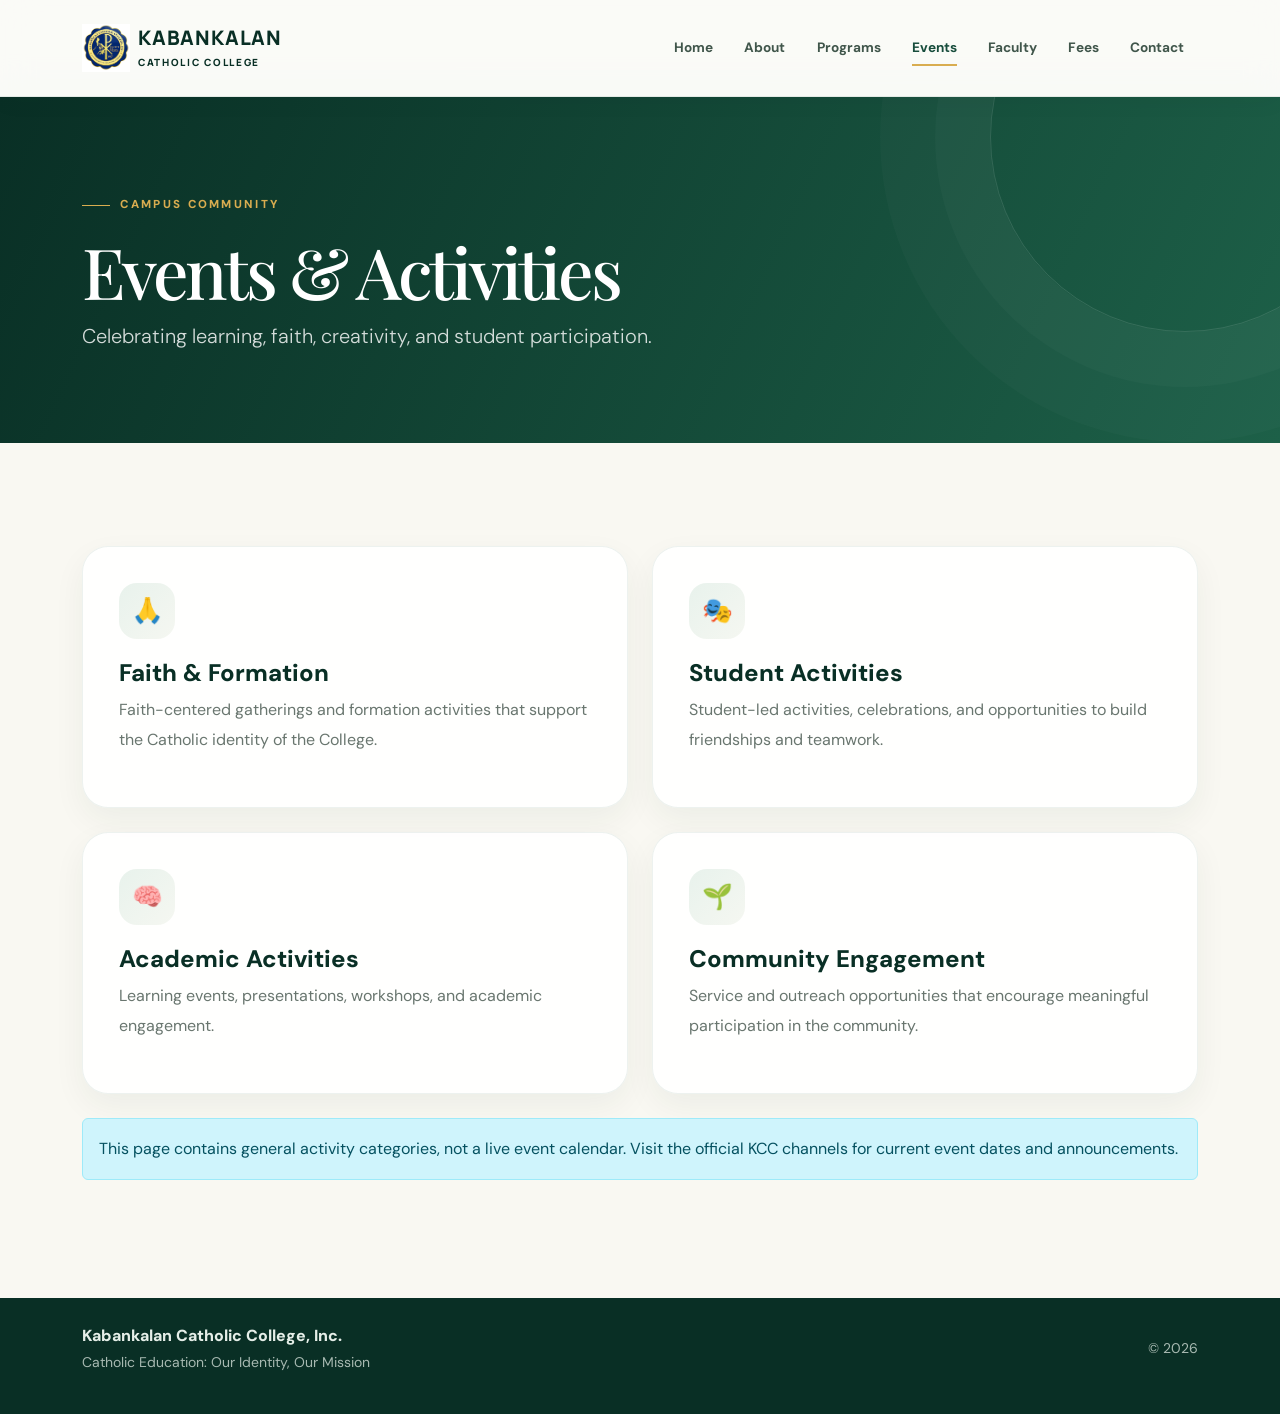
<file: events.html>
<!DOCTYPE html>
<html lang="en">
 <head>
  <meta charset="utf-8"/>
  <meta content="width=device-width, initial-scale=1" name="viewport"/>
  <title>
   Events | Kabankalan Catholic College
  </title>
  <meta content="Student website project introducing Kabankalan Catholic College." name="description"/>
  <link href="https://fonts.googleapis.com" rel="preconnect"/>
  <link crossorigin="" href="https://fonts.gstatic.com" rel="preconnect"/>
  <link href="https://fonts.googleapis.com/css2?family=Montserrat:wght@400;500;600;700;800&amp;display=swap" rel="stylesheet"/>
  <link href="https://cdn.jsdelivr.net/npm/bootstrap@5.3.3/dist/css/bootstrap.min.css" rel="stylesheet"/>
  <link href="assets/css/style.css" rel="stylesheet"/>
 </head>
 <body class="d-flex flex-column min-vh-100">
  <nav class="navbar navbar-expand-lg sticky-top">
   <div class="container py-2">
    <a aria-label="Kabankalan Catholic College home" class="navbar-brand d-flex align-items-center gap-2" href="index.html">
     <img alt="KCC blue logo" class="brand-logo" src="assets/img/kcc-logo.png"/>
     <span class="brand-name">
      KABANKALAN
      <br/>
      <small>
       CATHOLIC COLLEGE
      </small>
     </span>
    </a>
    <button aria-controls="mainNav" aria-expanded="false" aria-label="Toggle navigation" class="navbar-toggler" data-bs-target="#mainNav" data-bs-toggle="collapse" type="button">
     <span class="navbar-toggler-icon">
     </span>
    </button>
    <div class="collapse navbar-collapse" id="mainNav">
     <ul class="navbar-nav ms-auto align-items-lg-center gap-lg-1">
      <li class="nav-item">
       <a class="nav-link" href="index.html">
        Home
       </a>
      </li>
      <li class="nav-item">
       <a class="nav-link" href="about.html">
        About
       </a>
      </li>
      <li class="nav-item">
       <a class="nav-link" href="courses.html">
        Programs
       </a>
      </li>
      <li class="nav-item">
       <a class="nav-link" href="events.html">
        Events
       </a>
      </li>
      <li class="nav-item">
       <a class="nav-link" href="trainers.html">
        Faculty
       </a>
      </li>
      <li class="nav-item">
       <a class="nav-link" href="pricing.html">
        Fees
       </a>
      </li>
      <li class="nav-item">
       <a class="nav-link" href="contact.html">
        Contact
       </a>
      </li>
     </ul>
    </div>
   </div>
  </nav>
  <main>
   <header class="pagehero">
    <div class="container">
     <p class="eyebrow">
      Campus community
     </p>
     <h1>
      Events &amp; Activities
     </h1>
     <p class="lead mb-0">
      Celebrating learning, faith, creativity, and student participation.
     </p>
    </div>
   </header>
   <section class="section">
    <div class="container">
     <div class="row g-4">
      <div class="col-md-6">
       <div class="cardx">
        <div class="icon">
         🙏
        </div>
        <h2 class="h4">
         Faith &amp; Formation
        </h2>
        <p class="text-secondary">
         Faith-centered gatherings and formation activities that support the Catholic identity of the College.
        </p>
       </div>
      </div>
      <div class="col-md-6">
       <div class="cardx">
        <div class="icon">
         🎭
        </div>
        <h2 class="h4">
         Student Activities
        </h2>
        <p class="text-secondary">
         Student-led activities, celebrations, and opportunities to build friendships and teamwork.
        </p>
       </div>
      </div>
      <div class="col-md-6">
       <div class="cardx">
        <div class="icon">
         🧠
        </div>
        <h2 class="h4">
         Academic Activities
        </h2>
        <p class="text-secondary">
         Learning events, presentations, workshops, and academic engagement.
        </p>
       </div>
      </div>
      <div class="col-md-6">
       <div class="cardx">
        <div class="icon">
         🌱
        </div>
        <h2 class="h4">
         Community Engagement
        </h2>
        <p class="text-secondary">
         Service and outreach opportunities that encourage meaningful participation in the community.
        </p>
       </div>
      </div>
     </div>
     <p class="alert alert-info mt-4">
      This page contains general activity categories, not a live event calendar. Visit the official KCC channels for current event dates and announcements.
     </p>
    </div>
   </section>
  </main>
  <footer class="site-footer mt-auto">
   <div class="container py-4 d-md-flex justify-content-between align-items-center">
    <div>
     <strong>
      Kabankalan Catholic College, Inc.
     </strong>
     <div class="small">
      Catholic Education: Our Identity, Our Mission
     </div>
    </div>
    <div class="small mt-3 mt-md-0">
     &copy;
     <span data-year="">
     </span>
     
    </div>
   </div>
   <div class="container small text-center pb-3 opacity-75">
    
   </div>
  </footer>
  <script src="https://cdn.jsdelivr.net/npm/bootstrap@5.3.3/dist/js/bootstrap.bundle.min.js">
  </script>
  <script src="assets/js/main.js">
  </script>
 </body>
</html>
</file>
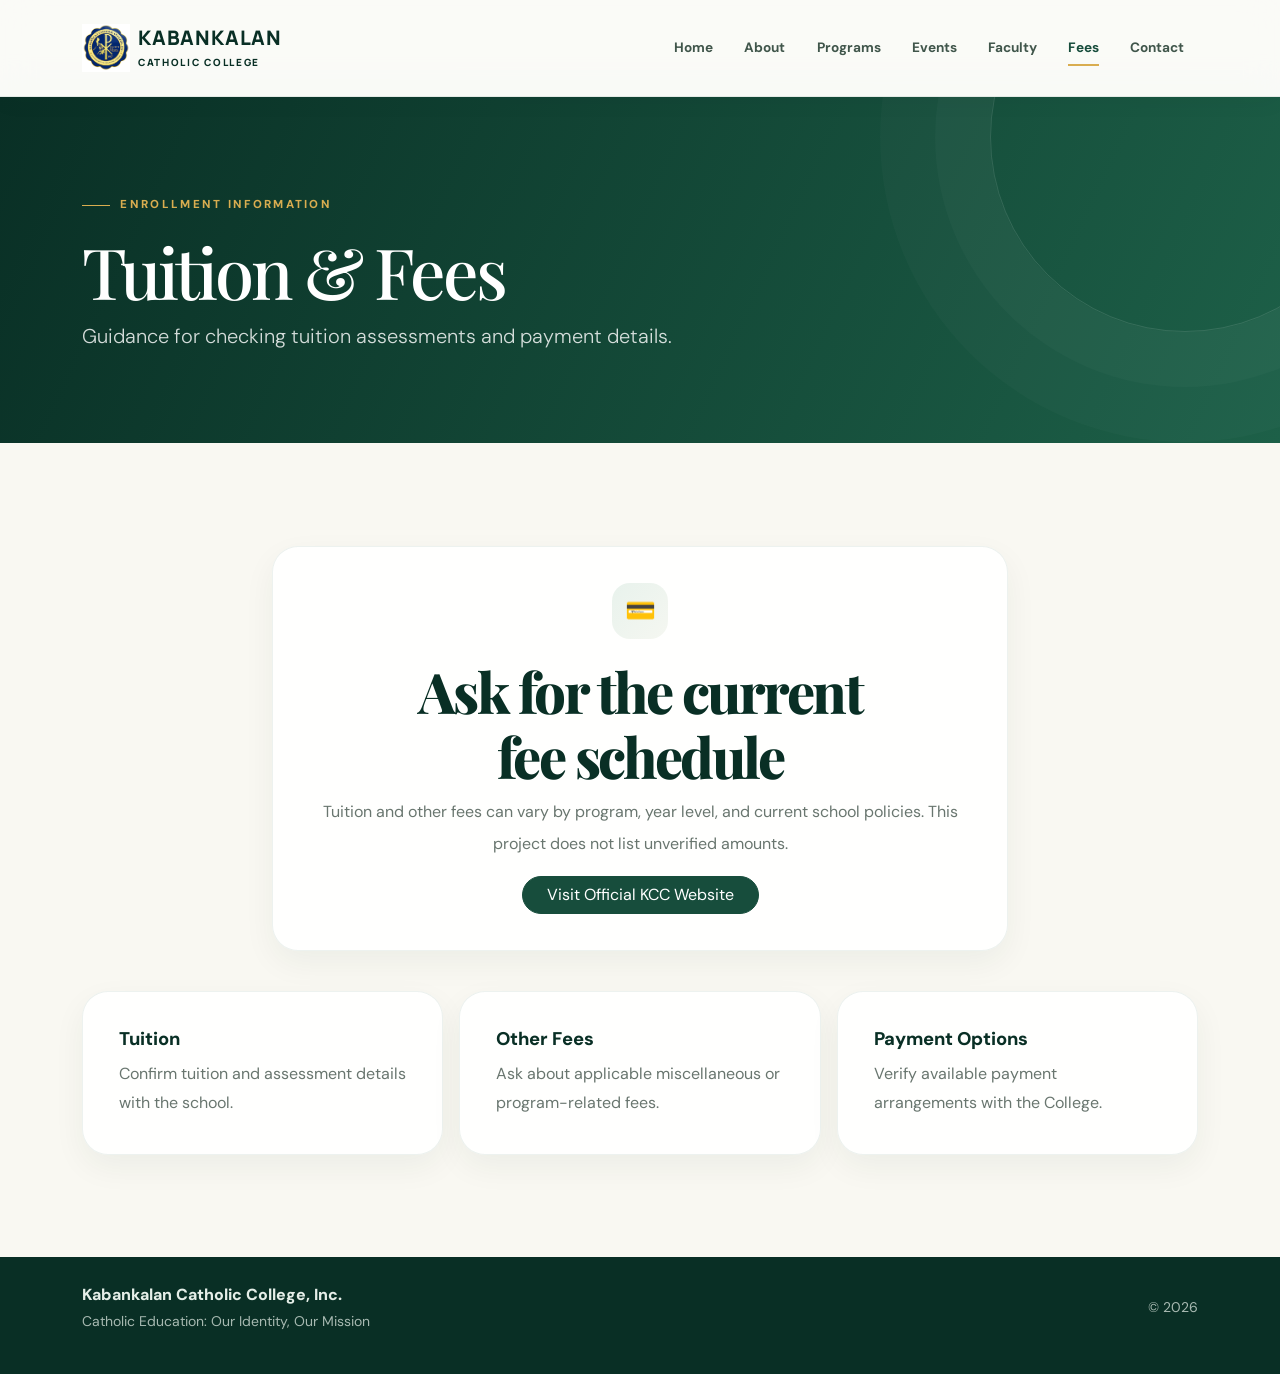
<file: pricing.html>
<!DOCTYPE html>
<html lang="en">
 <head>
  <meta charset="utf-8"/>
  <meta content="width=device-width, initial-scale=1" name="viewport"/>
  <title>
   Pricing | Kabankalan Catholic College
  </title>
  <meta content="Student website project introducing Kabankalan Catholic College." name="description"/>
  <link href="https://fonts.googleapis.com" rel="preconnect"/>
  <link crossorigin="" href="https://fonts.gstatic.com" rel="preconnect"/>
  <link href="https://fonts.googleapis.com/css2?family=Montserrat:wght@400;500;600;700;800&amp;display=swap" rel="stylesheet"/>
  <link href="https://cdn.jsdelivr.net/npm/bootstrap@5.3.3/dist/css/bootstrap.min.css" rel="stylesheet"/>
  <link href="assets/css/style.css" rel="stylesheet"/>
 </head>
 <body class="d-flex flex-column min-vh-100">
  <nav class="navbar navbar-expand-lg sticky-top">
   <div class="container py-2">
    <a aria-label="Kabankalan Catholic College home" class="navbar-brand d-flex align-items-center gap-2" href="index.html">
     <img alt="KCC blue logo" class="brand-logo" src="assets/img/kcc-logo.png"/>
     <span class="brand-name">
      KABANKALAN
      <br/>
      <small>
       CATHOLIC COLLEGE
      </small>
     </span>
    </a>
    <button aria-controls="mainNav" aria-expanded="false" aria-label="Toggle navigation" class="navbar-toggler" data-bs-target="#mainNav" data-bs-toggle="collapse" type="button">
     <span class="navbar-toggler-icon">
     </span>
    </button>
    <div class="collapse navbar-collapse" id="mainNav">
     <ul class="navbar-nav ms-auto align-items-lg-center gap-lg-1">
      <li class="nav-item">
       <a class="nav-link" href="index.html">
        Home
       </a>
      </li>
      <li class="nav-item">
       <a class="nav-link" href="about.html">
        About
       </a>
      </li>
      <li class="nav-item">
       <a class="nav-link" href="courses.html">
        Programs
       </a>
      </li>
      <li class="nav-item">
       <a class="nav-link" href="events.html">
        Events
       </a>
      </li>
      <li class="nav-item">
       <a class="nav-link" href="trainers.html">
        Faculty
       </a>
      </li>
      <li class="nav-item">
       <a class="nav-link" href="pricing.html">
        Fees
       </a>
      </li>
      <li class="nav-item">
       <a class="nav-link" href="contact.html">
        Contact
       </a>
      </li>
     </ul>
    </div>
   </div>
  </nav>
  <main>
   <header class="pagehero">
    <div class="container">
     <p class="eyebrow">
      Enrollment information
     </p>
     <h1>
      Tuition &amp; Fees
     </h1>
     <p class="lead mb-0">
      Guidance for checking tuition assessments and payment details.
     </p>
    </div>
   </header>
   <section class="section">
    <div class="container">
     <div class="row justify-content-center">
      <div class="col-lg-8">
       <div class="cardx text-center">
        <div class="icon mx-auto">
         💳
        </div>
        <h2 class="section-title">
         Ask for the current fee schedule
        </h2>
        <p class="text-secondary lh-lg">
         Tuition and other fees can vary by program, year level, and current school policies. This project does not list unverified amounts.
        </p>
        <a class="btn btn-primary rounded-pill px-4" href="https://kcc.edu.ph/" rel="noopener" target="_blank">
         Visit Official KCC Website
        </a>
       </div>
      </div>
     </div>
     <div class="row g-3 mt-4">
      <div class="col-md-4">
       <div class="cardx">
        <h3>
         Tuition
        </h3>
        <p class="text-secondary mb-0">
         Confirm tuition and assessment details with the school.
        </p>
       </div>
      </div>
      <div class="col-md-4">
       <div class="cardx">
        <h3>
         Other Fees
        </h3>
        <p class="text-secondary mb-0">
         Ask about applicable miscellaneous or program-related fees.
        </p>
       </div>
      </div>
      <div class="col-md-4">
       <div class="cardx">
        <h3>
         Payment Options
        </h3>
        <p class="text-secondary mb-0">
         Verify available payment arrangements with the College.
        </p>
       </div>
      </div>
     </div>
    </div>
   </section>
  </main>
  <footer class="site-footer mt-auto">
   <div class="container py-4 d-md-flex justify-content-between align-items-center">
    <div>
     <strong>
      Kabankalan Catholic College, Inc.
     </strong>
     <div class="small">
      Catholic Education: Our Identity, Our Mission
     </div>
    </div>
    <div class="small mt-3 mt-md-0">
     &copy;
     <span data-year="">
     </span>
     
    </div>
   </div>
   <div class="container small text-center pb-3 opacity-75">
    
   </div>
  </footer>
  <script src="https://cdn.jsdelivr.net/npm/bootstrap@5.3.3/dist/js/bootstrap.bundle.min.js">
  </script>
  <script src="assets/js/main.js">
  </script>
 </body>
</html>
</file>
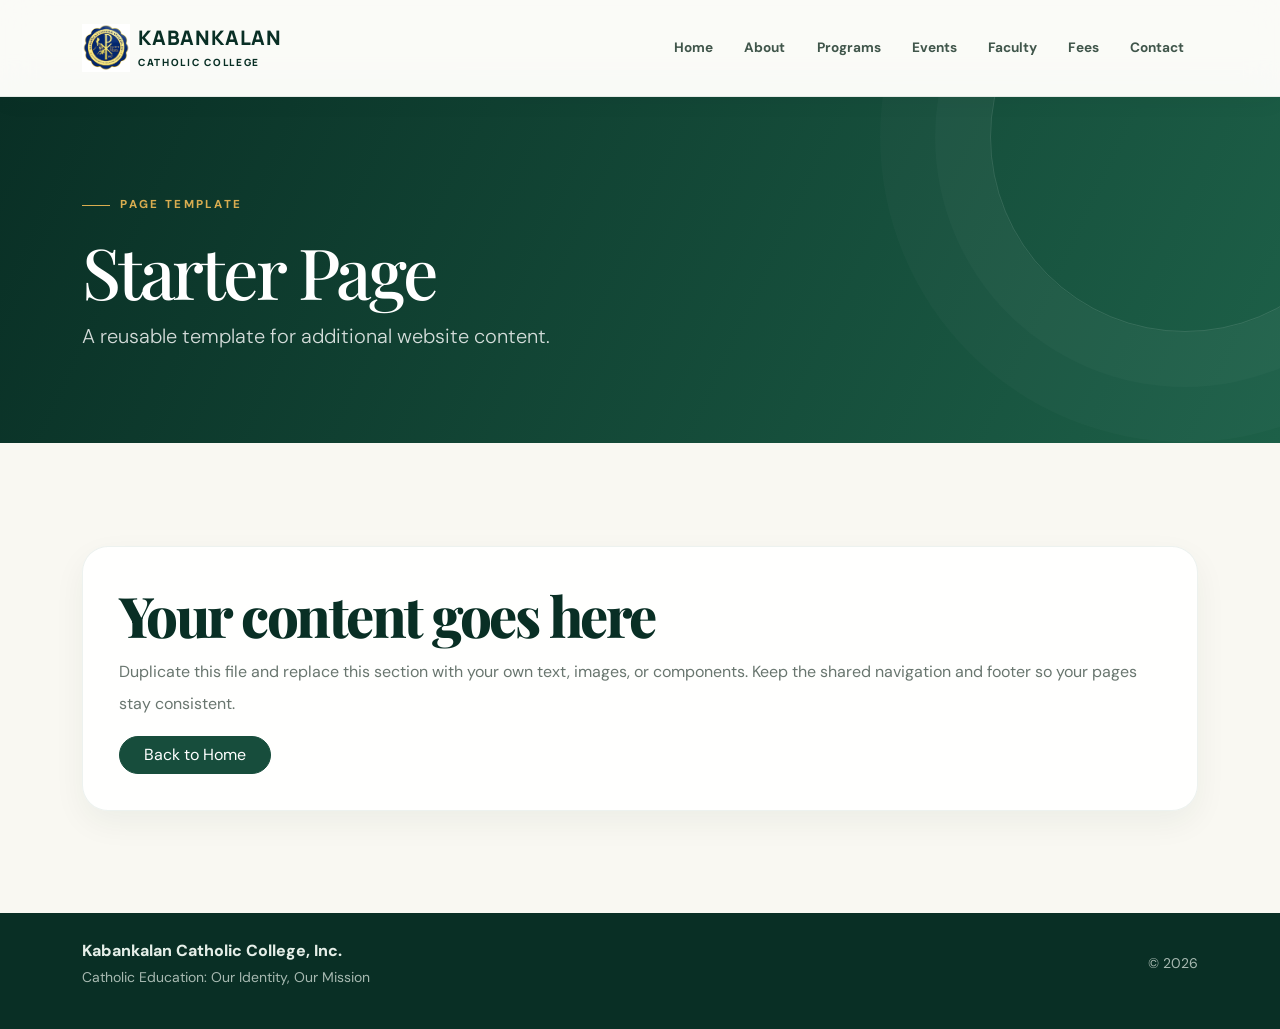
<file: starter-page.html>
<!DOCTYPE html>
<html lang="en">
 <head>
  <meta charset="utf-8"/>
  <meta content="width=device-width, initial-scale=1" name="viewport"/>
  <title>
   Starter Page | Kabankalan Catholic College
  </title>
  <meta content="Student website project introducing Kabankalan Catholic College." name="description"/>
  <link href="https://fonts.googleapis.com" rel="preconnect"/>
  <link crossorigin="" href="https://fonts.gstatic.com" rel="preconnect"/>
  <link href="https://fonts.googleapis.com/css2?family=Montserrat:wght@400;500;600;700;800&amp;display=swap" rel="stylesheet"/>
  <link href="https://cdn.jsdelivr.net/npm/bootstrap@5.3.3/dist/css/bootstrap.min.css" rel="stylesheet"/>
  <link href="assets/css/style.css" rel="stylesheet"/>
 </head>
 <body class="d-flex flex-column min-vh-100">
  <nav class="navbar navbar-expand-lg sticky-top">
   <div class="container py-2">
    <a aria-label="Kabankalan Catholic College home" class="navbar-brand d-flex align-items-center gap-2" href="index.html">
     <img alt="KCC blue logo" class="brand-logo" src="assets/img/kcc-logo.png"/>
     <span class="brand-name">
      KABANKALAN
      <br/>
      <small>
       CATHOLIC COLLEGE
      </small>
     </span>
    </a>
    <button aria-controls="mainNav" aria-expanded="false" aria-label="Toggle navigation" class="navbar-toggler" data-bs-target="#mainNav" data-bs-toggle="collapse" type="button">
     <span class="navbar-toggler-icon">
     </span>
    </button>
    <div class="collapse navbar-collapse" id="mainNav">
     <ul class="navbar-nav ms-auto align-items-lg-center gap-lg-1">
      <li class="nav-item">
       <a class="nav-link" href="index.html">
        Home
       </a>
      </li>
      <li class="nav-item">
       <a class="nav-link" href="about.html">
        About
       </a>
      </li>
      <li class="nav-item">
       <a class="nav-link" href="courses.html">
        Programs
       </a>
      </li>
      <li class="nav-item">
       <a class="nav-link" href="events.html">
        Events
       </a>
      </li>
      <li class="nav-item">
       <a class="nav-link" href="trainers.html">
        Faculty
       </a>
      </li>
      <li class="nav-item">
       <a class="nav-link" href="pricing.html">
        Fees
       </a>
      </li>
      <li class="nav-item">
       <a class="nav-link" href="contact.html">
        Contact
       </a>
      </li>
     </ul>
    </div>
   </div>
  </nav>
  <main>
   <header class="pagehero">
    <div class="container">
     <p class="eyebrow">
      Page template
     </p>
     <h1>
      Starter Page
     </h1>
     <p class="lead mb-0">
      A reusable template for additional website content.
     </p>
    </div>
   </header>
   <section class="section">
    <div class="container">
     <div class="cardx">
      <h2 class="section-title">
       Your content goes here
      </h2>
      <p class="text-secondary lh-lg">
       Duplicate this file and replace this section with your own text, images, or components. Keep the shared navigation and footer so your pages stay consistent.
      </p>
      <a class="btn btn-primary rounded-pill px-4" href="index.html">
       Back to Home
      </a>
     </div>
    </div>
   </section>
  </main>
  <footer class="site-footer mt-auto">
   <div class="container py-4 d-md-flex justify-content-between align-items-center">
    <div>
     <strong>
      Kabankalan Catholic College, Inc.
     </strong>
     <div class="small">
      Catholic Education: Our Identity, Our Mission
     </div>
    </div>
    <div class="small mt-3 mt-md-0">
     &copy;
     <span data-year="">
     </span>
     
    </div>
   </div>
   <div class="container small text-center pb-3 opacity-75">
    
   </div>
  </footer>
  <script src="https://cdn.jsdelivr.net/npm/bootstrap@5.3.3/dist/js/bootstrap.bundle.min.js">
  </script>
  <script src="assets/js/main.js">
  </script>
 </body>
</html>
</file>
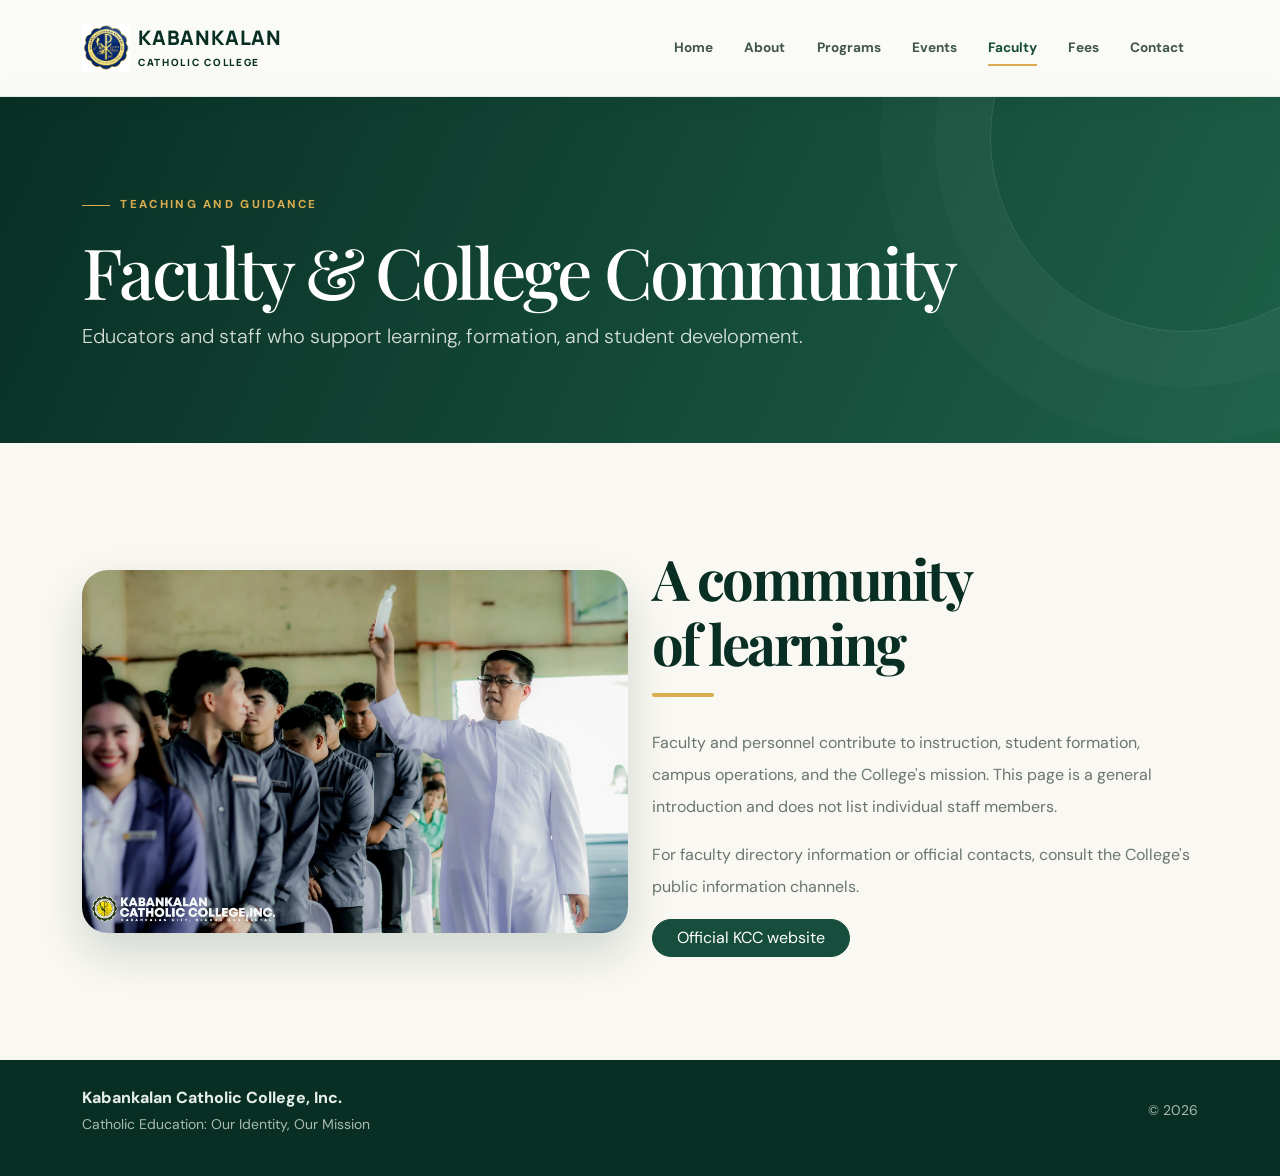
<file: trainers.html>
<!DOCTYPE html>
<html lang="en">
 <head>
  <meta charset="utf-8"/>
  <meta content="width=device-width, initial-scale=1" name="viewport"/>
  <title>
   Trainers | Kabankalan Catholic College
  </title>
  <meta content="Student website project introducing Kabankalan Catholic College." name="description"/>
  <link href="https://fonts.googleapis.com" rel="preconnect"/>
  <link crossorigin="" href="https://fonts.gstatic.com" rel="preconnect"/>
  <link href="https://fonts.googleapis.com/css2?family=Montserrat:wght@400;500;600;700;800&amp;display=swap" rel="stylesheet"/>
  <link href="https://cdn.jsdelivr.net/npm/bootstrap@5.3.3/dist/css/bootstrap.min.css" rel="stylesheet"/>
  <link href="assets/css/style.css" rel="stylesheet"/>
 </head>
 <body class="d-flex flex-column min-vh-100">
  <nav class="navbar navbar-expand-lg sticky-top">
   <div class="container py-2">
    <a aria-label="Kabankalan Catholic College home" class="navbar-brand d-flex align-items-center gap-2" href="index.html">
     <img alt="KCC blue logo" class="brand-logo" src="assets/img/kcc-logo.png"/>
     <span class="brand-name">
      KABANKALAN
      <br/>
      <small>
       CATHOLIC COLLEGE
      </small>
     </span>
    </a>
    <button aria-controls="mainNav" aria-expanded="false" aria-label="Toggle navigation" class="navbar-toggler" data-bs-target="#mainNav" data-bs-toggle="collapse" type="button">
     <span class="navbar-toggler-icon">
     </span>
    </button>
    <div class="collapse navbar-collapse" id="mainNav">
     <ul class="navbar-nav ms-auto align-items-lg-center gap-lg-1">
      <li class="nav-item">
       <a class="nav-link" href="index.html">
        Home
       </a>
      </li>
      <li class="nav-item">
       <a class="nav-link" href="about.html">
        About
       </a>
      </li>
      <li class="nav-item">
       <a class="nav-link" href="courses.html">
        Programs
       </a>
      </li>
      <li class="nav-item">
       <a class="nav-link" href="events.html">
        Events
       </a>
      </li>
      <li class="nav-item">
       <a class="nav-link" href="trainers.html">
        Faculty
       </a>
      </li>
      <li class="nav-item">
       <a class="nav-link" href="pricing.html">
        Fees
       </a>
      </li>
      <li class="nav-item">
       <a class="nav-link" href="contact.html">
        Contact
       </a>
      </li>
     </ul>
    </div>
   </div>
  </nav>
  <main>
   <header class="pagehero">
    <div class="container">
     <p class="eyebrow">
      Teaching and guidance
     </p>
     <h1>
      Faculty &amp; College Community
     </h1>
     <p class="lead mb-0">
      Educators and staff who support learning, formation, and student development.
     </p>
    </div>
   </header>
   <section class="section">
    <div class="container">
     <div class="row align-items-center g-4">
      <div class="col-lg-6">
       <img alt="KCC campus photo" class="photo" src="assets/img/kcc-student.jpg"/>
      </div>
      <div class="col-lg-6">
       <h2 class="section-title">
        A community of learning
       </h2>
       <div class="line ms-0">
       </div>
       <p class="text-secondary lh-lg">
        Faculty and personnel contribute to instruction, student formation, campus operations, and the College's mission. This page is a general introduction and does not list individual staff members.
       </p>
       <p class="text-secondary lh-lg">
        For faculty directory information or official contacts, consult the College's public information channels.
       </p>
       <a class="btn btn-primary rounded-pill px-4" href="https://kcc.edu.ph/" rel="noopener" target="_blank">
        Official KCC website
       </a>
      </div>
     </div>
    </div>
   </section>
  </main>
  <footer class="site-footer mt-auto">
   <div class="container py-4 d-md-flex justify-content-between align-items-center">
    <div>
     <strong>
      Kabankalan Catholic College, Inc.
     </strong>
     <div class="small">
      Catholic Education: Our Identity, Our Mission
     </div>
    </div>
    <div class="small mt-3 mt-md-0">
     &copy;
     <span data-year="">
     </span>
    
    </div>
   </div>
   <div class="container small text-center pb-3 opacity-75">
    
   </div>
  </footer>
  <script src="https://cdn.jsdelivr.net/npm/bootstrap@5.3.3/dist/js/bootstrap.bundle.min.js">
  </script>
  <script src="assets/js/main.js">
  </script>
 </body>
</html>
</file>
<file: assets/css/style.css>
/* TRISHANN ABABAO PROJECT 2 — modern editorial campus design */
@import url('https://fonts.googleapis.com/css2?family=DM+Sans:wght@400;500;600;700&family=Manrope:wght@400;500;600;700;800&family=Playfair+Display:wght@600;700;800&display=swap');
:root{--green:#174d3c;--deep:#092f25;--gold:#d9ad50;--ink:#1d332a;--muted:#69766f;--pale:#eef4ef;--cream:#f9f8f2;--white:#fff;--shadow:0 24px 60px rgba(10,47,37,.12);--radius:26px}
*{scroll-behavior:smooth}body{min-height:100vh;color:var(--ink);background:var(--cream);font-family:'DM Sans',sans-serif;line-height:1.75;overflow-x:hidden}a{text-decoration:none}
.navbar{background:rgba(250,251,248,.88);backdrop-filter:blur(18px);border-bottom:1px solid rgba(23,77,60,.09);box-shadow:0 5px 24px rgba(9,47,37,.035)}.navbar .container{padding-top:.7rem!important;padding-bottom:.7rem!important}.brand-logo{width:48px;height:48px;object-fit:contain;flex-shrink:0}.brand-name{font-family:Manrope,sans-serif;color:var(--deep);font-weight:800;line-height:1.05;letter-spacing:.04em}.brand-name small{font-size:.62rem;letter-spacing:.17em}.nav-link{position:relative;color:#40564b!important;font-weight:700;font-size:.85rem;padding:.7rem .85rem!important;transition:color .2s}.nav-link:after{content:'';position:absolute;bottom:.35rem;left:.85rem;width:calc(100% - 1.7rem);height:2px;background:var(--gold);transform:scaleX(0);transform-origin:left;transition:transform .25s}.nav-link:hover,.nav-link:focus,.nav-link.active{color:var(--green)!important}.nav-link:hover:after,.nav-link.active:after{transform:scaleX(1)}.navbar-toggler{border:1px solid #d7e3db;border-radius:14px;padding:.55rem}.navbar-toggler:focus{box-shadow:0 0 0 .2rem rgba(23,77,60,.13)}
.hero{position:relative;isolation:isolate;display:flex;align-items:center;min-height:clamp(560px,82vh,800px);color:#fff;background:url('../img/kcc-building.jpg') center 45%/cover no-repeat;overflow:hidden}.hero:before{position:absolute;inset:0;content:'';z-index:-1;background:linear-gradient(100deg,rgba(5,36,27,.94) 0%,rgba(13,63,46,.78) 48%,rgba(13,63,46,.16) 100%)}.hero:after{content:'KCC';position:absolute;z-index:-1;right:-2vw;bottom:-12vw;font:800 clamp(12rem,34vw,32rem)/.8 Manrope,sans-serif;letter-spacing:-.1em;color:rgba(255,255,255,.045);pointer-events:none}.hero-content{position:relative;max-width:880px;padding:clamp(76px,11vw,140px) 0}.eyebrow{display:inline-flex;align-items:center;gap:.65rem;color:var(--gold);font-size:.72rem;font-weight:800;letter-spacing:.2em;text-transform:uppercase;margin-bottom:1.1rem}.eyebrow:before{content:'';width:28px;height:1px;background:currentColor}.hero h1,.section-title,.pagehero h1{font-family:'Playfair Display',serif;letter-spacing:-.045em}.hero h1{font-size:clamp(3rem,7vw,6.3rem);line-height:1.02;margin:0 0 1.3rem;text-wrap:balance}.hero p{max-width:650px;color:rgba(255,255,255,.82);font-size:1.08rem;line-height:1.9}.hero .btn{border-radius:999px;padding:13px 25px;font-weight:800;transition:transform .25s,box-shadow .25s}.hero .btn:hover{transform:translateY(-3px);box-shadow:0 12px 28px rgba(0,0,0,.2)}.btn-gold{border:0;background:var(--gold);color:var(--deep)}.btn-gold:hover{background:#efc86a;color:var(--deep)}.btn-primary{background:var(--green);border-color:var(--green)}.btn-primary:hover{background:var(--deep);border-color:var(--deep)}
.section{padding:clamp(62px,8vw,112px) 0}.section-title{color:var(--deep);font-size:clamp(2.05rem,4.5vw,3.5rem);font-weight:700;line-height:1.16;text-wrap:balance}.line{width:62px;height:4px;margin:18px auto 30px;border-radius:99px;background:var(--gold)}.soft{background:linear-gradient(135deg,#edf4ef,#f5f7f2)}.section .eyebrow{color:var(--green)}.cardx{height:100%;padding:clamp(24px,3.4vw,36px);border:1px solid rgba(23,77,60,.075);border-radius:var(--radius);background:rgba(255,255,255,.9);box-shadow:0 12px 32px rgba(9,47,37,.055);transition:transform .28s,box-shadow .28s,border-color .28s}.cardx:hover{transform:translateY(-7px);box-shadow:var(--shadow);border-color:rgba(217,173,80,.4)}.cardx h3,.cardx h2{color:var(--deep);font-weight:800}.cardx h3{font-size:1.15rem}.cardx p{line-height:1.85}.icon{display:grid;width:56px;height:56px;margin-bottom:20px;place-items:center;border-radius:18px;background:linear-gradient(135deg,#e8f2ec,#f5f7f1);color:var(--green);font-size:1.55rem}.quote{height:100%;padding:clamp(26px,4vw,42px);border-radius:var(--radius);background:linear-gradient(145deg,var(--deep),#1d624a);color:white;box-shadow:var(--shadow);position:relative;overflow:hidden}.quote:after{content:'';position:absolute;width:190px;height:190px;border:1px solid rgba(255,255,255,.1);border-radius:50%;right:-65px;bottom:-80px;box-shadow:0 0 0 35px rgba(255,255,255,.025)}.quote h2{font-family:'Playfair Display',serif}.quote p{color:rgba(255,255,255,.83);line-height:1.9}.photo{display:block;width:100%;min-height:320px;max-height:560px;border-radius:var(--radius);object-fit:cover;box-shadow:0 20px 45px rgba(9,47,37,.16);transition:transform .5s}.photo:hover{transform:scale(1.015)}
.site-footer{background:var(--deep);color:#e5eee8}.site-footer strong{font-weight:800}.site-footer a{color:#e5eee8}.site-footer a:hover{color:var(--gold)}.site-footer .small{color:rgba(229,238,232,.72)}.pagehero{position:relative;padding:clamp(54px,7vw,92px) 0;background:linear-gradient(115deg,#092f25,#1d6048);color:white;overflow:hidden}.pagehero:after{content:'';position:absolute;width:390px;height:390px;border:1px solid rgba(255,255,255,.12);border-radius:50%;right:-100px;top:-155px;box-shadow:0 0 0 55px rgba(255,255,255,.025),0 0 0 110px rgba(255,255,255,.02)}.pagehero .container{position:relative;z-index:1}.pagehero h1{font-size:clamp(2.4rem,5.5vw,4.5rem);line-height:1.1}.pagehero .lead{color:rgba(255,255,255,.82)}.value-pill{display:flex;height:100%;align-items:center;gap:12px;padding:19px 21px;border:1px solid rgba(23,77,60,.07);border-radius:20px;background:#fff;box-shadow:0 10px 28px rgba(9,47,37,.05);font-weight:750}.form-control{padding:13px 15px;border-radius:14px;border-color:#dce6df}.form-control:focus{border-color:var(--green);box-shadow:0 0 0 .2rem rgba(23,77,60,.12)}.feature-link{display:flex;height:100%;align-items:center;justify-content:space-between;gap:1rem;padding:22px 24px;border:1px solid rgba(23,77,60,.07);border-radius:20px;background:#fff;box-shadow:0 10px 28px rgba(9,47,37,.045);color:var(--deep);font-weight:800;transition:transform .25s,box-shadow .25s,color .25s}.feature-link span{display:grid;width:36px;height:36px;place-items:center;border-radius:50%;background:#eaf2ec;color:var(--green);font-size:1.2rem}.feature-link:hover{transform:translateY(-4px);box-shadow:var(--shadow);color:var(--green)}.text-secondary{color:var(--muted)!important}
@media(max-width:991px){.navbar-nav{padding:.75rem 0}.nav-link{padding:.65rem .5rem!important}.nav-link:after{left:.5rem;width:40px}.hero:before{background:linear-gradient(90deg,rgba(5,36,27,.93),rgba(13,63,46,.68) 70%,rgba(13,63,46,.3))}}
@media(max-width:767px){.hero{min-height:74vh;background-position:58% center}.hero-content{padding:70px 0}.hero h1{font-size:clamp(2.7rem,12vw,4rem)}.hero p{font-size:1rem}.section{padding:56px 0}.pagehero{padding:48px 0}.cardx{border-radius:22px}.photo{min-height:260px;max-height:440px}}
@media(prefers-reduced-motion:reduce){*,*::before,*::after{scroll-behavior:auto!important;transition:none!important}}
</file>
